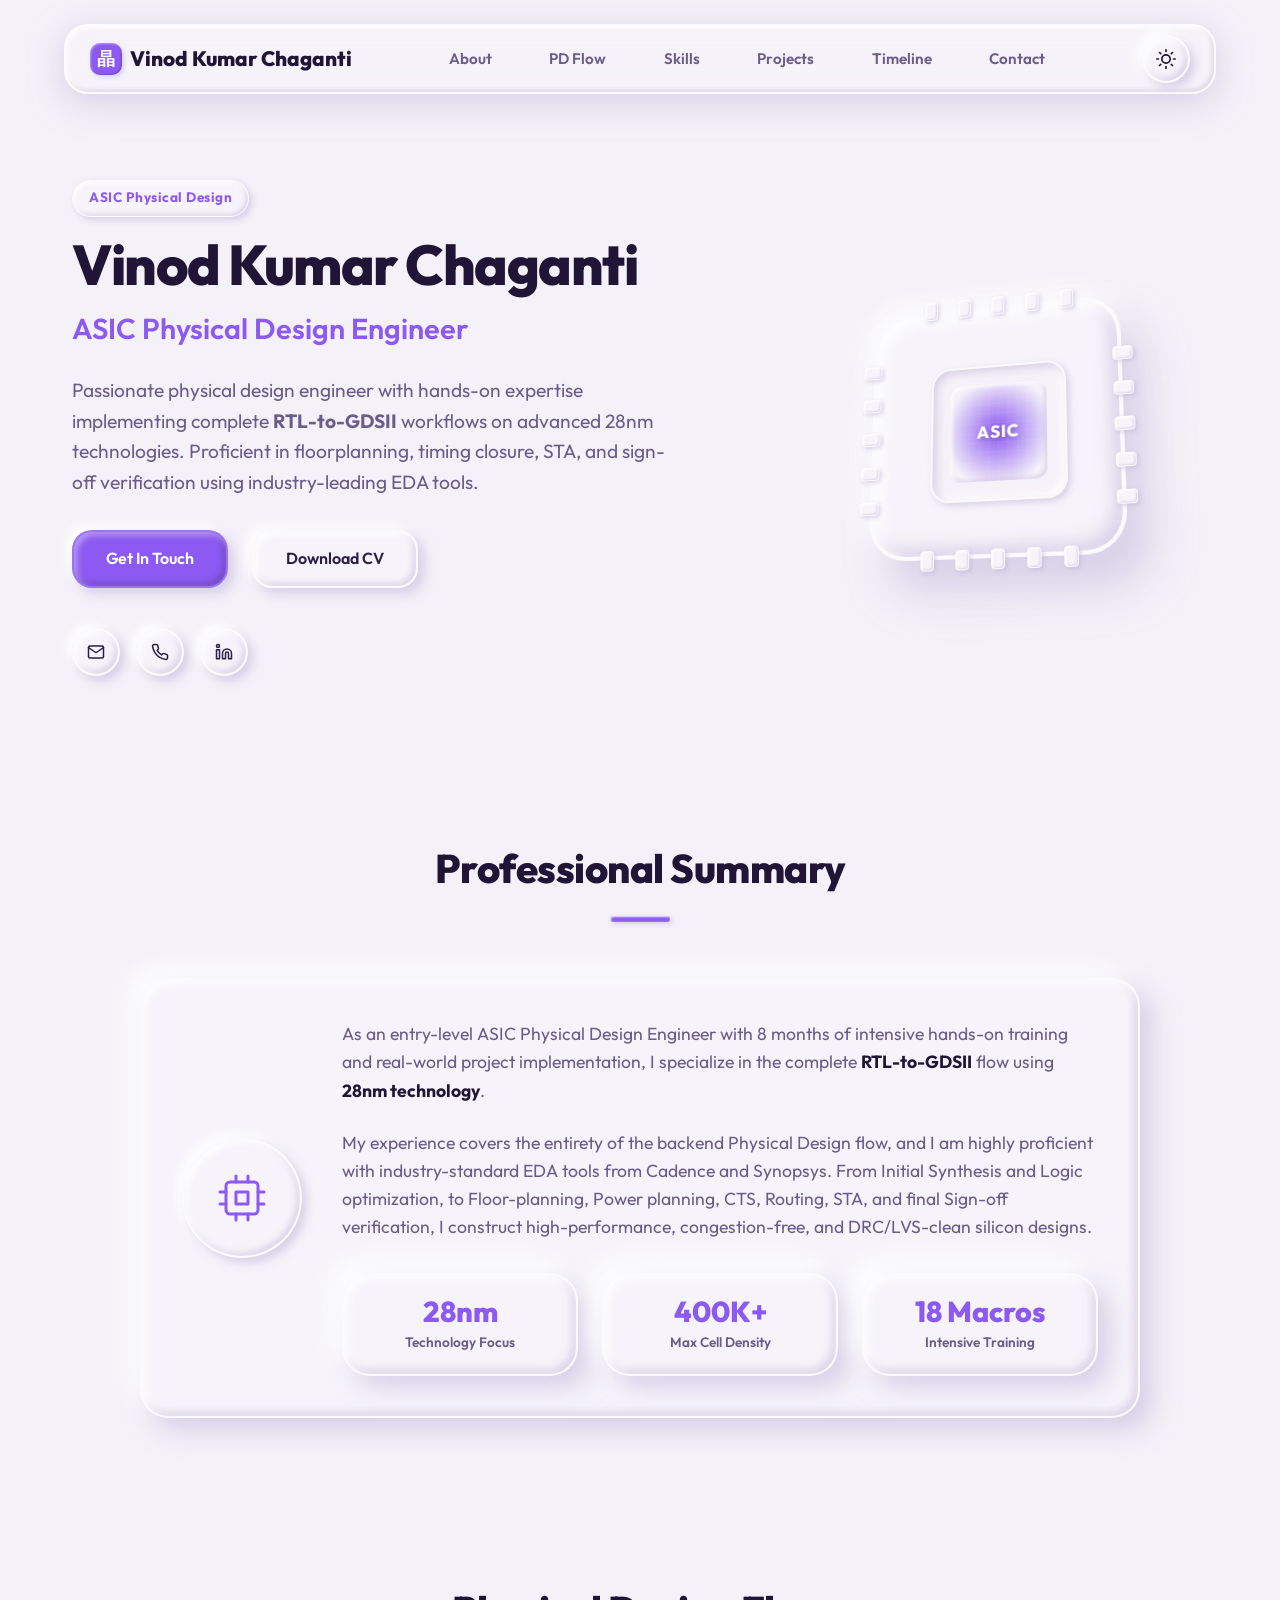
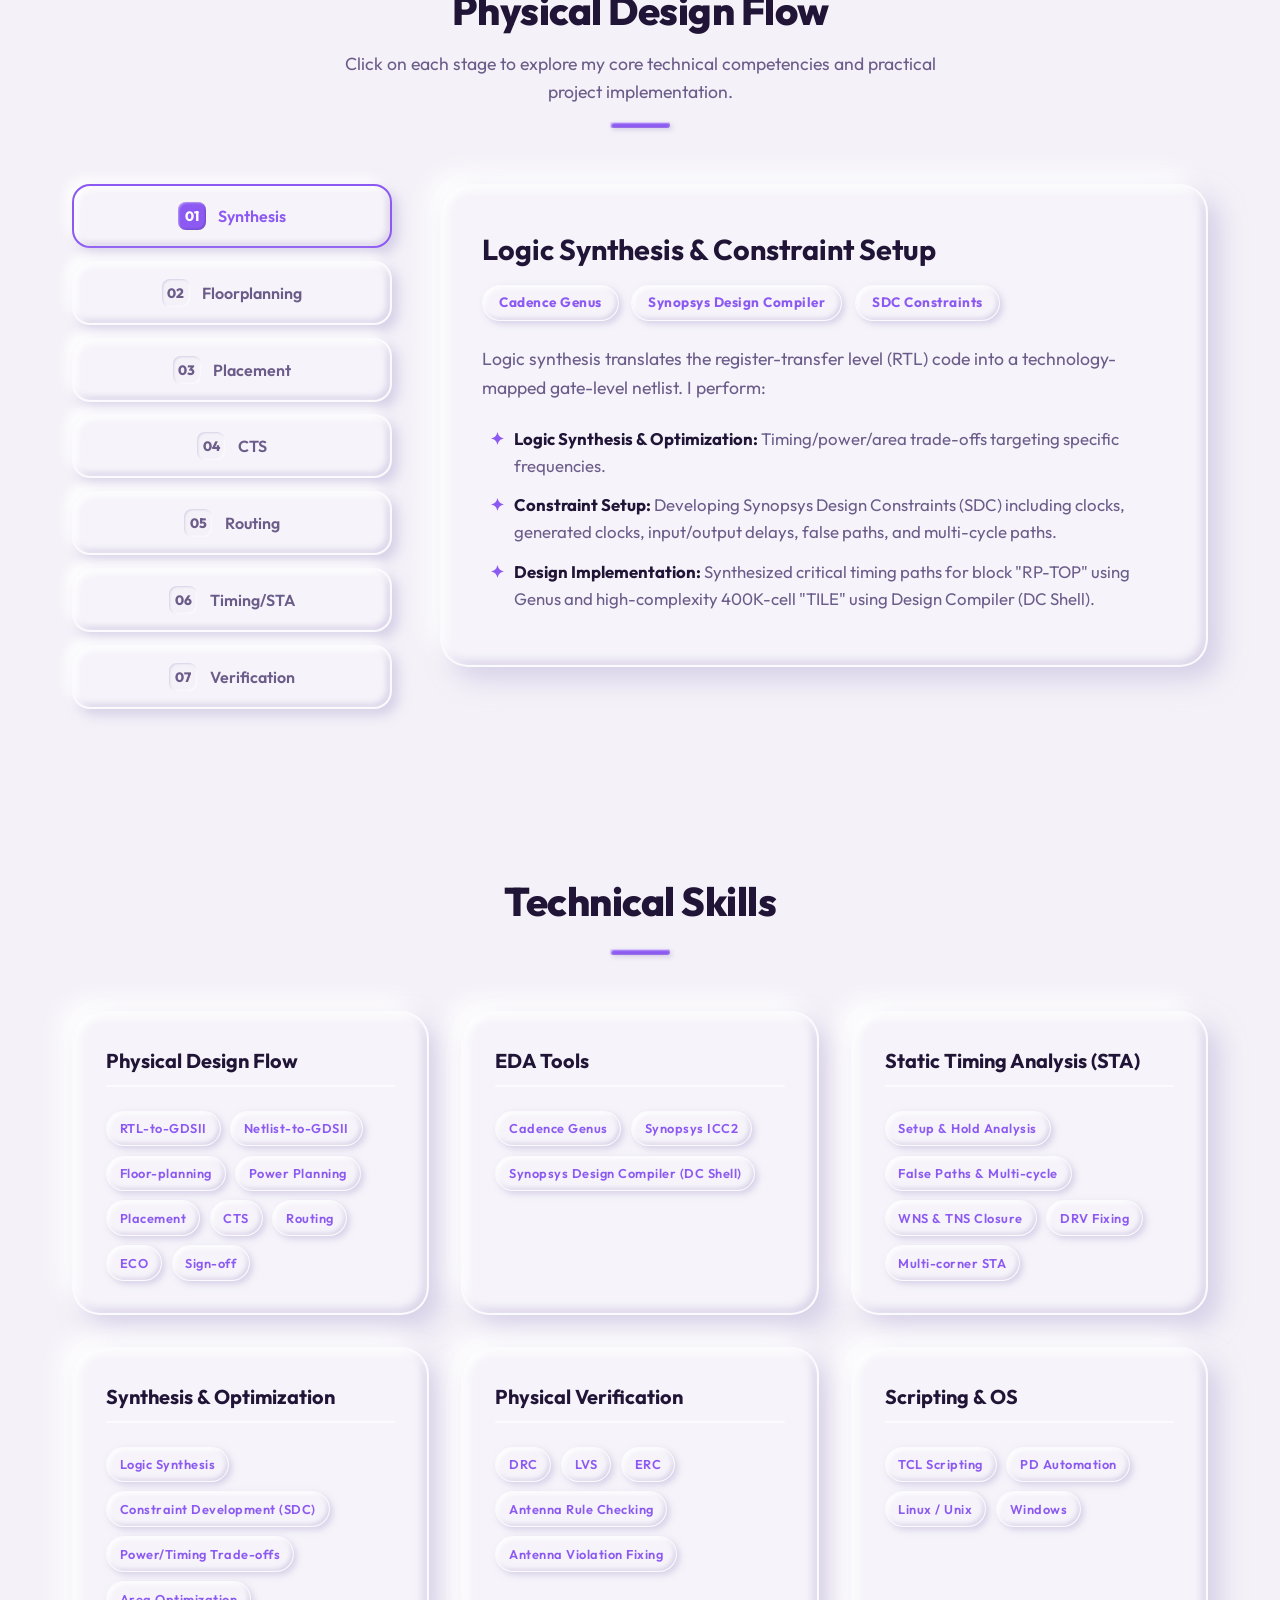
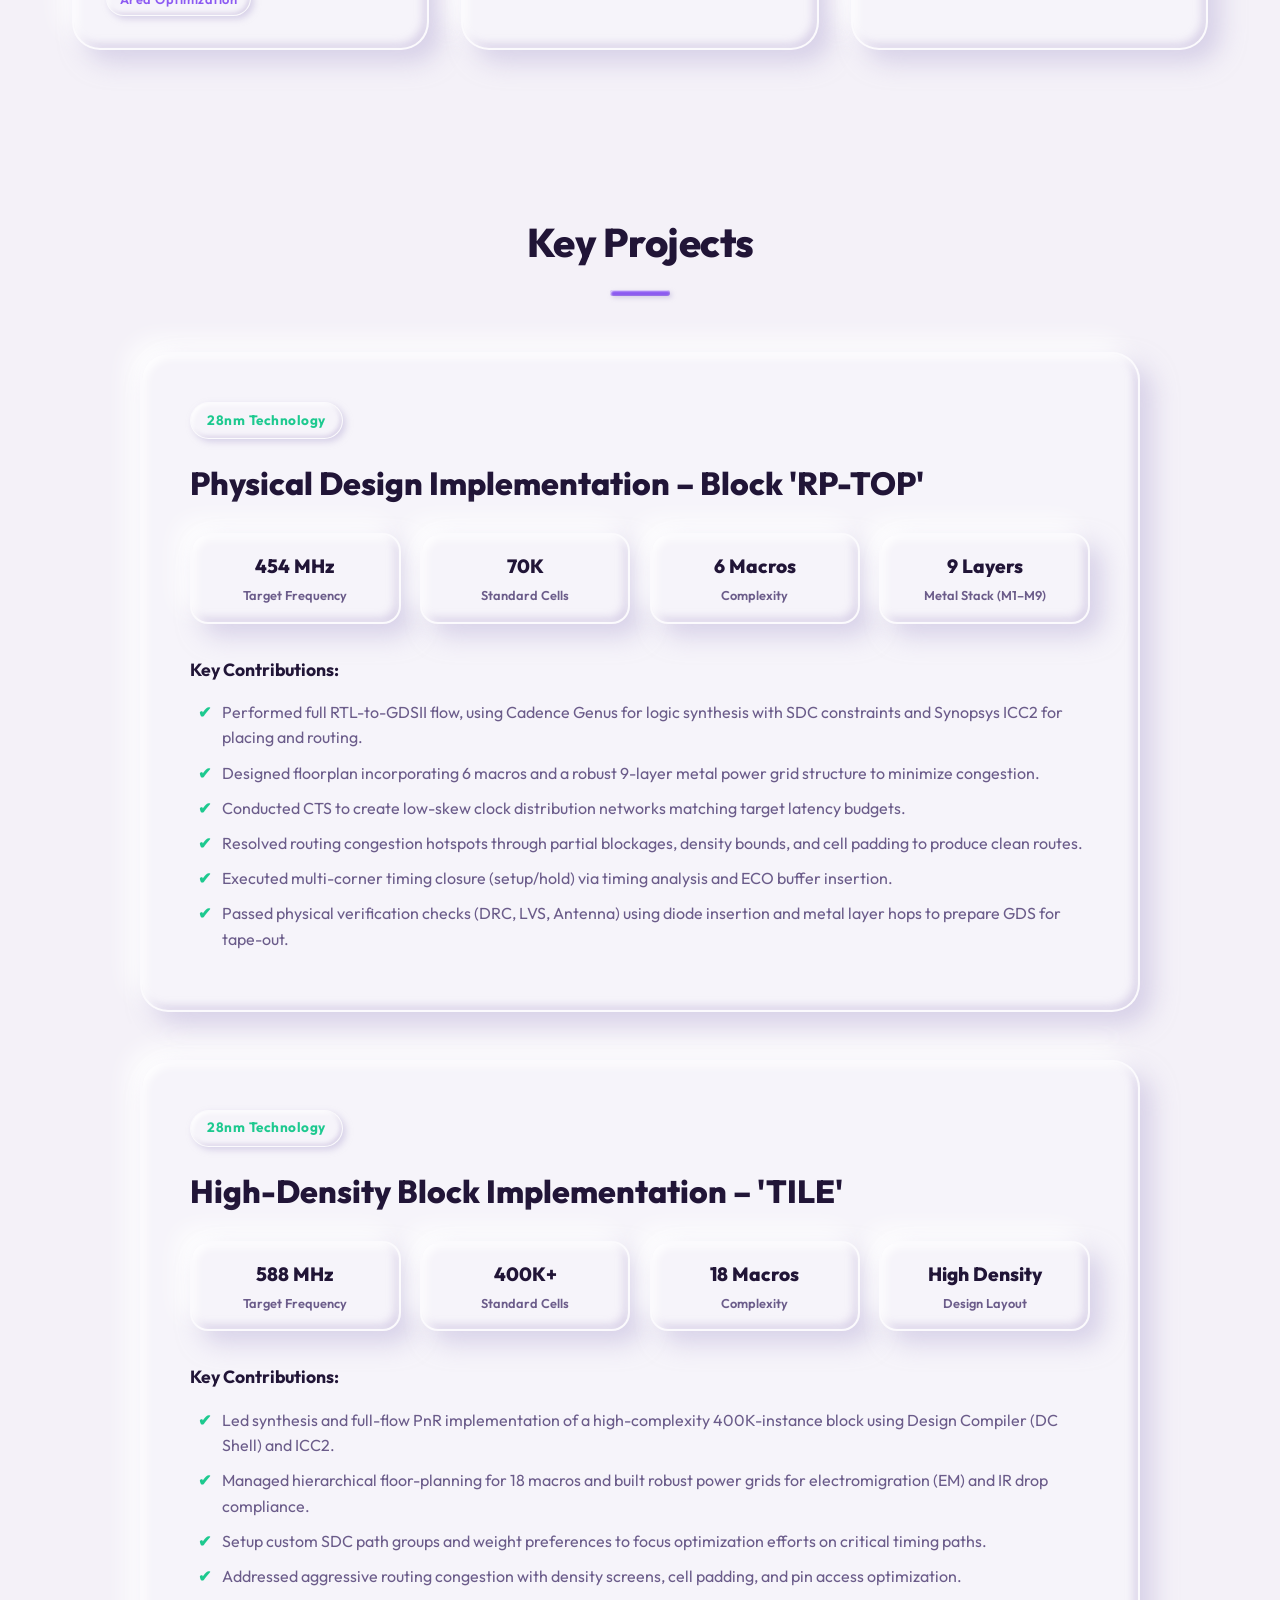
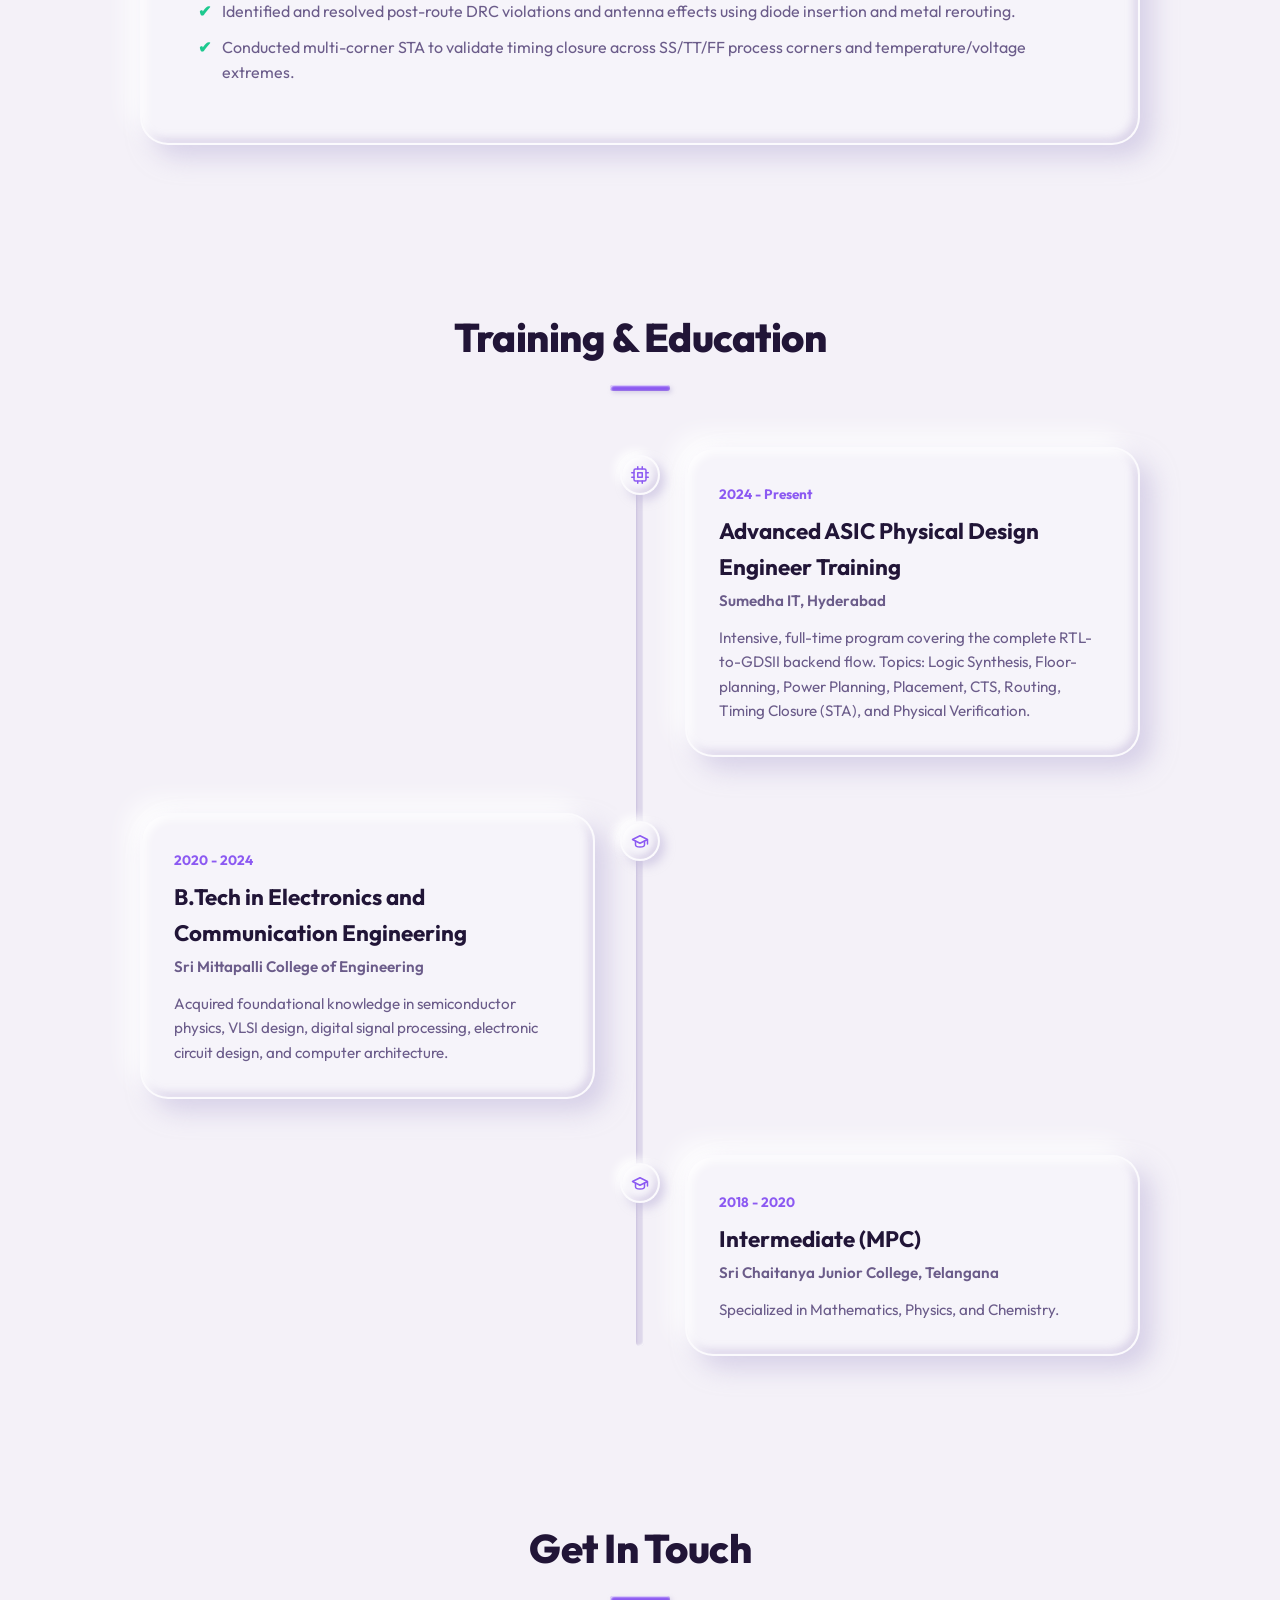
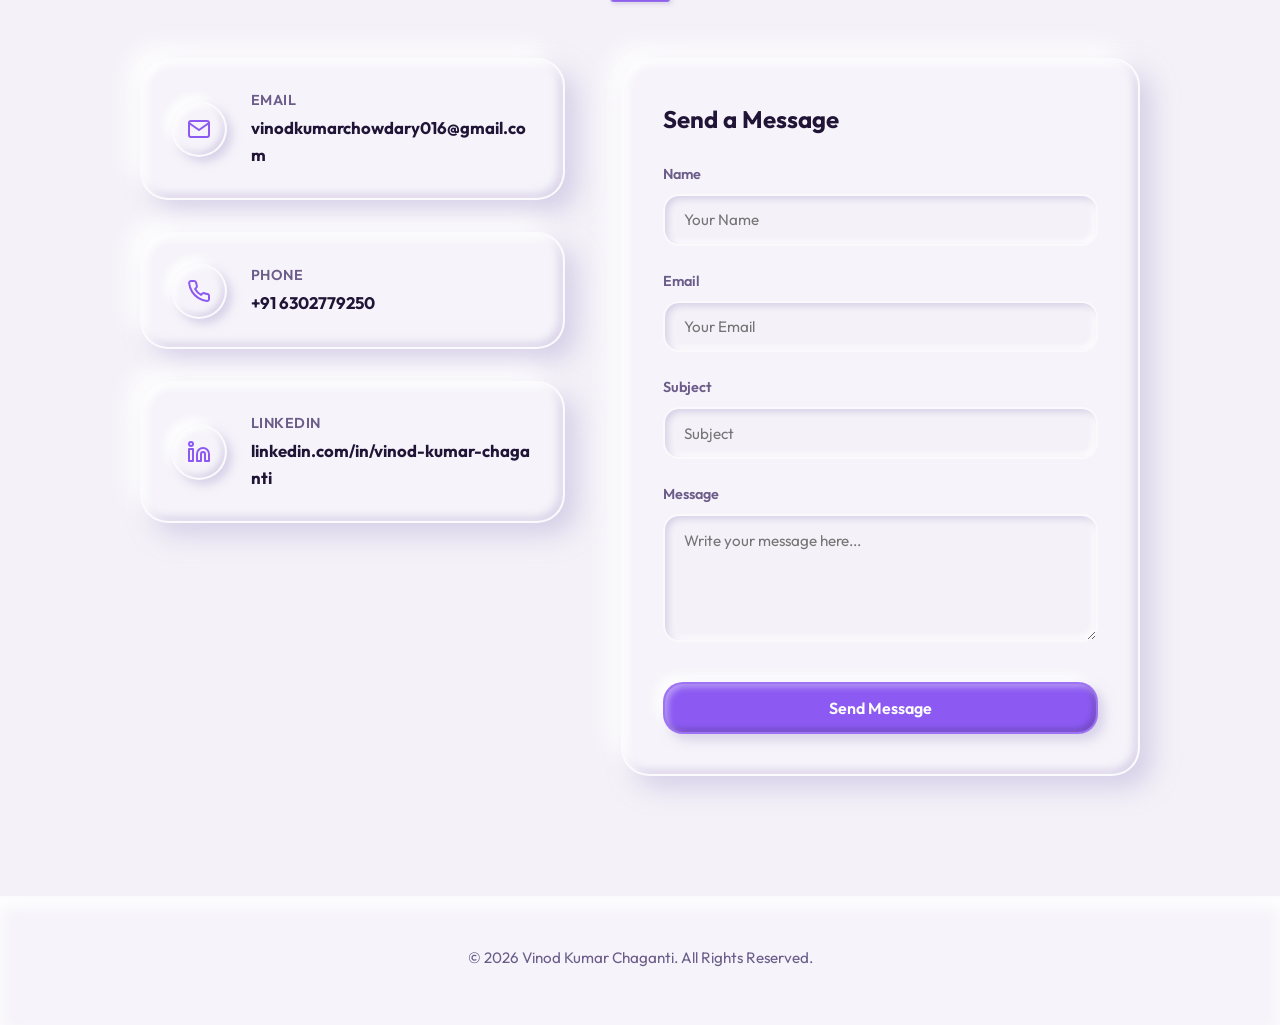
<file: index.html>
<!DOCTYPE html>
<html lang="en">

<head>
  <meta charset="UTF-8">
  <meta name="viewport" content="width=device-width, initial-scale=1.0">
  <title>Vinod Kumar Chaganti | ASIC Physical Design Engineer Portfolio</title>
  <meta name="description"
    content="Portfolio of Vinod Kumar Chaganti, ASIC Physical Design Engineer specializing in RTL-to-GDSII flow, synthesis, floor-planning, CTS, STA, and sign-off.">
  <link rel="preconnect" href="https://fonts.googleapis.com">
  <link rel="preconnect" href="https://fonts.gstatic.com" crossorigin>
  <link href="https://fonts.googleapis.com/css2?family=Outfit:wght@300;400;500;600;700;800&display=swap"
    rel="stylesheet">
  <link rel="stylesheet" href="style.css">
  <script src="script.js" defer></script>
</head>

<body class="light-mode">
  <!-- Nav Bar -->
  <nav class="nav-bar clay-nav">
    <div class="nav-container">
      <div class="logo">
        <span class="logo-icon">晶</span>
        <span class="logo-text">Vinod Kumar Chaganti</span>
      </div>
      <ul class="nav-links">
        <li><a href="#about">About</a></li>
        <li><a href="#flow">PD Flow</a></li>
        <li><a href="#skills">Skills</a></li>
        <li><a href="#projects">Projects</a></li>
        <li><a href="#education">Timeline</a></li>
        <li><a href="#contact">Contact</a></li>
      </ul>
      <div class="nav-controls">
        <button id="theme-toggle" class="theme-toggle-btn clay-btn-round" aria-label="Toggle Theme">
          <svg class="sun-icon" xmlns="http://www.w3.org/2000/svg" viewBox="0 0 24 24" fill="none" stroke="currentColor"
            stroke-width="2" stroke-linecap="round" stroke-linejoin="round">
            <circle cx="12" cy="12" r="5"></circle>
            <line x1="12" y1="1" x2="12" y2="3"></line>
            <line x1="12" y1="21" x2="12" y2="23"></line>
            <line x1="4.22" y1="4.22" x2="5.64" y2="5.64"></line>
            <line x1="18.36" y1="18.36" x2="19.78" y2="19.78"></line>
            <line x1="1" y1="12" x2="3" y2="12"></line>
            <line x1="21" y1="12" x2="23" y2="12"></line>
            <line x1="4.22" y1="19.78" x2="5.64" y2="18.36"></line>
            <line x1="18.36" y1="5.64" x2="19.78" y2="4.22"></line>
          </svg>
          <svg class="moon-icon hidden" xmlns="http://www.w3.org/2000/svg" viewBox="0 0 24 24" fill="none"
            stroke="currentColor" stroke-width="2" stroke-linecap="round" stroke-linejoin="round">
            <path d="M21 12.79A9 9 0 1 1 11.21 3 7 7 0 0 0 21 12.79z"></path>
          </svg>
        </button>
        <button id="mobile-menu-toggle" class="mobile-menu-btn clay-btn-round" aria-label="Toggle Navigation Menu"
          aria-expanded="false">
          <svg class="hamburger-icon" xmlns="http://www.w3.org/2000/svg" width="20" height="20" viewBox="0 0 24 24"
            fill="none" stroke="currentColor" stroke-width="2" stroke-linecap="round" stroke-linejoin="round">
            <line x1="3" y1="12" x2="21" y2="12"></line>
            <line x1="3" y1="6" x2="21" y2="6"></line>
            <line x1="3" y1="18" x2="21" y2="18"></line>
          </svg>
          <svg class="close-icon hidden" xmlns="http://www.w3.org/2000/svg" width="20" height="20" viewBox="0 0 24 24"
            fill="none" stroke="currentColor" stroke-width="2" stroke-linecap="round" stroke-linejoin="round">
            <line x1="18" y1="6" x2="6" y2="18"></line>
            <line x1="6" y1="6" x2="18" y2="18"></line>
          </svg>
        </button>
      </div>
    </div>
    <!-- Mobile Navigation Drawer -->
    <div id="mobile-nav" class="mobile-nav clay-card hidden">
      <ul class="mobile-nav-links">
        <li><a href="#about">About</a></li>
        <li><a href="#flow">PD Flow</a></li>
        <li><a href="#skills">Skills</a></li>
        <li><a href="#projects">Projects</a></li>
        <li><a href="#education">Timeline</a></li>
        <li><a href="#contact">Contact</a></li>
      </ul>
    </div>
  </nav>

  <main class="main-content">
    <!-- Hero Section -->
    <section id="hero" class="hero-section">
      <div class="hero-container">
        <div class="hero-text-content">
          <div class="badge clay-badge">ASIC Physical Design</div>
          <h1>Vinod Kumar Chaganti</h1>
          <h2>ASIC Physical Design Engineer</h2>
          <p class="hero-description">
            Passionate physical design engineer with hands-on expertise implementing complete
            <strong>RTL-to-GDSII</strong> workflows on advanced 28nm technologies. Proficient in floorplanning, timing
            closure, STA, and sign-off verification using industry-leading EDA tools.
          </p>
          <div class="hero-actions">
            <a href="#contact" class="btn btn-primary clay-btn">Get In Touch</a>
            <a href="Vinod_ch_PD_resume.pdf" class="btn btn-secondary clay-btn" download>Download CV</a>
          </div>
          <div class="contact-quick-links">
            <a href="mailto:vinodkumarchowdary016@gmail.com" class="quick-link clay-btn-round" title="Email Me">
              <svg xmlns="http://www.w3.org/2000/svg" width="18" height="18" viewBox="0 0 24 24" fill="none"
                stroke="currentColor" stroke-width="2" stroke-linecap="round" stroke-linejoin="round">
                <path d="M4 4h16c1.1 0 2 .9 2 2v12c0 1.1-.9 2-2 2H4c-1.1 0-2-.9-2-2V6c0-1.1.9-2 2-2z"></path>
                <polyline points="22,6 12,13 2,6"></polyline>
              </svg>
            </a>
            <a href="tel:+916302779250" class="quick-link clay-btn-round" title="Call Me">
              <svg xmlns="http://www.w3.org/2000/svg" width="18" height="18" viewBox="0 0 24 24" fill="none"
                stroke="currentColor" stroke-width="2" stroke-linecap="round" stroke-linejoin="round">
                <path
                  d="M22 16.92v3a2 2 0 0 1-2.18 2 19.79 19.79 0 0 1-8.63-3.07 19.5 19.5 0 0 1-6-6 19.79 19.79 0 0 1-3.07-8.67A2 2 0 0 1 4.11 2h3a2 2 0 0 1 2 1.72 12.84 12.84 0 0 0 .7 2.81 2 2 0 0 1-.45 2.11L8.09 9.91a16 16 0 0 0 6 6l1.27-1.27a2 2 0 0 1 2.11-.45 12.84 12.84 0 0 0 2.81.7A2 2 0 0 1 22 16.92z">
                </path>
              </svg>
            </a>
            <a href="https://linkedin.com/in/vinod-kumar-chaganti/" target="_blank" rel="noopener noreferrer"
              class="quick-link clay-btn-round" title="LinkedIn Profile">
              <svg xmlns="http://www.w3.org/2000/svg" width="18" height="18" viewBox="0 0 24 24" fill="none"
                stroke="currentColor" stroke-width="2" stroke-linecap="round" stroke-linejoin="round">
                <path d="M16 8a6 6 0 0 1 6 6v7h-4v-7a2 2 0 0 0-2-2 2 2 0 0 0-2 2v7h-4v-7a6 6 0 0 1 6-6z"></path>
                <rect x="2" y="9" width="4" height="12"></rect>
                <circle cx="4" cy="4" r="2"></circle>
              </svg>
            </a>
          </div>
        </div>

        <div class="hero-visual">
          <!-- Claymorphic 3D Chip Display -->
          <div class="clay-chip-container">
            <div class="clay-chip">
              <div class="chip-pins top-pins"><span></span><span></span><span></span><span></span><span></span></div>
              <div class="chip-pins bottom-pins"><span></span><span></span><span></span><span></span><span></span></div>
              <div class="chip-pins left-pins"><span></span><span></span><span></span><span></span><span></span></div>
              <div class="chip-pins right-pins"><span></span><span></span><span></span><span></span><span></span></div>
              <div class="chip-core">
                <div class="chip-die">
                  <span class="die-label">ASIC</span>
                  <div class="die-pattern"></div>
                </div>
              </div>
            </div>
          </div>
        </div>
      </div>
    </section>

    <!-- Professional Summary / About Section -->
    <section id="about" class="about-section scroll-offset">
      <div class="container">
        <div class="section-header">
          <h2>Professional Summary</h2>
          <div class="underline"></div>
        </div>
        <div class="clay-card about-card">
          <div class="about-grid">
            <div class="about-icon-box clay-btn-round">
              <svg xmlns="http://www.w3.org/2000/svg" width="48" height="48" viewBox="0 0 24 24" fill="none"
                stroke="currentColor" stroke-width="1.5" stroke-linecap="round" stroke-linejoin="round">
                <rect x="4" y="4" width="16" height="16" rx="2" ry="2"></rect>
                <rect x="9" y="9" width="6" height="6"></rect>
                <line x1="9" y1="1" x2="9" y2="4"></line>
                <line x1="15" y1="1" x2="15" y2="4"></line>
                <line x1="9" y1="20" x2="9" y2="23"></line>
                <line x1="15" y1="20" x2="15" y2="23"></line>
                <line x1="20" y1="9" x2="23" y2="9"></line>
                <line x1="20" y1="15" x2="23" y2="15"></line>
                <line x1="1" y1="9" x2="4" y2="9"></line>
                <line x1="1" y1="15" x2="4" y2="15"></line>
              </svg>
            </div>
            <div class="about-text">
              <p>
                As an entry-level ASIC Physical Design Engineer with 8 months of intensive hands-on training and
                real-world project implementation, I specialize in the complete <strong>RTL-to-GDSII</strong> flow using
                <strong>28nm technology</strong>.
              </p>
              <p>
                My experience covers the entirety of the backend Physical Design flow, and I am highly proficient with
                industry-standard EDA tools from Cadence and Synopsys. From Initial Synthesis and Logic optimization, to
                Floor-planning, Power planning, CTS, Routing, STA, and final Sign-off verification, I construct
                high-performance, congestion-free, and DRC/LVS-clean silicon designs.
              </p>
              <div class="highlight-stats">
                <div class="stat-item clay-card">
                  <span class="stat-number">28nm</span>
                  <span class="stat-label">Technology Focus</span>
                </div>
                <div class="stat-item clay-card">
                  <span class="stat-number">400K+</span>
                  <span class="stat-label">Max Cell Density</span>
                </div>
                <div class="stat-item clay-card">
                  <span class="stat-number">18 Macros</span>
                  <span class="stat-label">Intensive Training</span>
                </div>
              </div>
            </div>
          </div>
        </div>
      </div>
    </section>

    <!-- Interactive RTL-to-GDSII Flow Visualizer -->
    <section id="flow" class="flow-section scroll-offset">
      <div class="container">
        <div class="section-header">
          <h2>Physical Design Flow</h2>
          <p class="section-subtitle">Click on each stage to explore my core technical competencies and practical
            project implementation.</p>
          <div class="underline"></div>
        </div>

        <div class="flow-layout">
          <!-- Flow Navigation Timeline (Vertical/Horizontal Clay Pills) -->
          <div class="flow-timeline-container">
            <div class="flow-timeline">
              <button class="flow-step-btn clay-btn active" data-stage="synthesis">
                <span class="step-num">01</span> Synthesis
              </button>
              <button class="flow-step-btn clay-btn" data-stage="floorplan">
                <span class="step-num">02</span> Floorplanning
              </button>
              <button class="flow-step-btn clay-btn" data-stage="placement">
                <span class="step-num">03</span> Placement
              </button>
              <button class="flow-step-btn clay-btn" data-stage="cts">
                <span class="step-num">04</span> CTS
              </button>
              <button class="flow-step-btn clay-btn" data-stage="routing">
                <span class="step-num">05</span> Routing
              </button>
              <button class="flow-step-btn clay-btn" data-stage="sta">
                <span class="step-num">06</span> Timing/STA
              </button>
              <button class="flow-step-btn clay-btn" data-stage="verification">
                <span class="step-num">07</span> Verification
              </button>
            </div>
          </div>

          <!-- Stage Details Display Panel -->
          <div class="flow-details-panel clay-card">
            <div id="flow-content-synthesis" class="flow-stage-content active">
              <h3>Logic Synthesis & Constraint Setup</h3>
              <div class="tag-row">
                <span class="badge clay-badge">Cadence Genus</span>
                <span class="badge clay-badge">Synopsys Design Compiler</span>
                <span class="badge clay-badge">SDC Constraints</span>
              </div>
              <p>
                Logic synthesis translates the register-transfer level (RTL) code into a technology-mapped gate-level
                netlist. I perform:
              </p>
              <ul>
                <li><strong>Logic Synthesis & Optimization:</strong> Timing/power/area trade-offs targeting specific
                  frequencies.</li>
                <li><strong>Constraint Setup:</strong> Developing Synopsys Design Constraints (SDC) including clocks,
                  generated clocks, input/output delays, false paths, and multi-cycle paths.</li>
                <li><strong>Design Implementation:</strong> Synthesized critical timing paths for block "RP-TOP" using
                  Genus and high-complexity 400K-cell "TILE" using Design Compiler (DC Shell).</li>
              </ul>
            </div>

            <div id="flow-content-floorplan" class="flow-stage-content">
              <h3>Floorplanning & Power Planning</h3>
              <div class="tag-row">
                <span class="badge clay-badge">Macro Placement</span>
                <span class="badge clay-badge">Power Grid Design</span>
                <span class="badge clay-badge">IR Drop Compliance</span>
              </div>
              <p>
                Creating a robust physical layout floorplan to optimize block area and guarantee reliable power
                distribution. Experience includes:
              </p>
              <ul>
                <li><strong>Macro Placement:</strong> Placed 6 macros in 'RP-TOP' and 18 macros in 'TILE' hierarchical
                  floorplans to minimize routing congestion and reduce critical wire lengths.</li>
                <li><strong>Power Grid Design (PG):</strong> Built multi-layer PG mesh configurations for power and
                  ground routing across 9 metal layers (M1-M9).</li>
                <li><strong>IR Drop Optimization:</strong> Designed grids to satisfy electromigration (EM) and IR drop
                  limits, ensuring stable supply voltages across all standard cells and macro domains.</li>
              </ul>
            </div>

            <div id="flow-content-placement" class="flow-stage-content">
              <h3>Cell Placement & Congestion Mitigation</h3>
              <div class="tag-row">
                <span class="badge clay-badge">Standard Cell Placement</span>
                <span class="badge clay-badge">Congestion Screens</span>
                <span class="badge clay-badge">Weight Preferences</span>
              </div>
              <p>
                Positioning standard cells while managing design density and preventing routing congestion. Key
                practices:
              </p>
              <ul>
                <li><strong>Density Optimization:</strong> Used partial blockages, density bounds, and cell padding to
                  distribute cells away from high-density hotspots.</li>
                <li><strong>Path Optimization:</strong> Implemented custom SDC path groups and cell weight preferences
                  to prioritize setup timing closure during the placement stage.</li>
                <li><strong>Congestion Management:</strong> Successfully resolved aggressive routing congestion in a
                  400K+ cell block using strategic density screens.</li>
              </ul>
            </div>

            <div id="flow-content-cts" class="flow-stage-content">
              <h3>Clock Tree Synthesis (CTS)</h3>
              <div class="tag-row">
                <span class="badge clay-badge">Clock Skew Control</span>
                <span class="badge clay-badge">Clock Latency</span>
                <span class="badge clay-badge">Synopsys ICC2</span>
              </div>
              <p>
                Building a low-skew clock distribution network to supply clock signals to all registers. Tasks include:
              </p>
              <ul>
                <li><strong>Balanced Clock Trees:</strong> Synthesized clock networks in Synopsys ICC2, using custom
                  buffer/inverter sets to meet latency budgets.</li>
                <li><strong>Skew & Latency Control:</strong> Satisfied skew target constraints across multiple clock
                  domains in "RP-TOP" design.</li>
                <li><strong>Crosstalk & Noise Control:</strong> Applied shielding rules and non-default routing (NDR)
                  rules to critical clock tree trunks.</li>
              </ul>
            </div>

            <div id="flow-content-routing" class="flow-stage-content">
              <h3>Global & Detail Routing</h3>
              <div class="tag-row">
                <span class="badge clay-badge">9-Layer Stack</span>
                <span class="badge clay-badge">Pin Access</span>
                <span class="badge clay-badge">DRC-Clean Closure</span>
              </div>
              <p>
                Connecting physical signal terminals using the technology metal stack while satisfying design rules.
                Focus areas:
              </p>
              <ul>
                <li><strong>Layer Utilization:</strong> Routed signals utilizing 9 metal layers (M1-M9) in 'RP-TOP'.
                </li>
                <li><strong>Pin Access & DRC Fixes:</strong> Optimized standard cell pin access and solved post-route
                  DRC violations using metal rerouting.</li>
                <li><strong>Congestion Resolution:</strong> Prevented routing shorts and hot-spots in high-density
                  blocks.</li>
              </ul>
            </div>

            <div id="flow-content-sta" class="flow-stage-content">
              <h3>Static Timing Analysis & ECO</h3>
              <div class="tag-row">
                <span class="badge clay-badge">STA (Setup/Hold)</span>
                <span class="badge clay-badge">ECO Fixes</span>
                <span class="badge clay-badge">WNS / TNS Closure</span>
              </div>
              <p>
                Verifying timing performance across process corners and temperatures. Core capabilities:
              </p>
              <ul>
                <li><strong>Multi-Corner STA:</strong> Validated setup and hold timing closure across process corners
                  (SS, TT, FF) and voltage/temperature extremes.</li>
                <li><strong>ECO Implementation:</strong> Applied Engineering Change Orders (ECOs) by inserting delay
                  buffers for hold and sizing gates/swapping VT cells for setup optimization.</li>
                <li><strong>WNS/TNS Closure:</strong> Effectively optimized Worst Negative Slack (WNS) and Total
                  Negative Slack (TNS) to zero violations.</li>
              </ul>
            </div>

            <div id="flow-content-verification" class="flow-stage-content">
              <h3>Physical Verification & Sign-off</h3>
              <div class="tag-row">
                <span class="badge clay-badge">DRC / LVS / ERC</span>
                <span class="badge clay-badge">Antenna Fixes</span>
                <span class="badge clay-badge">GDS Tape-out</span>
              </div>
              <p>
                Final sign-off check to confirm the layout matches the netlist schematic and meets foundry fabrication
                rules:
              </p>
              <ul>
                <li><strong>Design Rule Checking (DRC):</strong> Fixed spacing, width, and density rules for final GDS
                  tape-out readiness.</li>
                <li><strong>Layout Vs Schematic (LVS):</strong> Checked connectivity, transistor matching, and
                  shorts/opens to achieve clean LVS status.</li>
                <li><strong>Antenna Effect Fixes:</strong> Solved antenna ratio violations by inserting protection
                  diodes and performing metal layer hops/rerouting.</li>
              </ul>
            </div>
          </div>
        </div>
      </div>
    </section>

    <!-- Technical Skills Grid -->
    <section id="skills" class="skills-section scroll-offset">
      <div class="container">
        <div class="section-header">
          <h2>Technical Skills</h2>
          <div class="underline"></div>
        </div>

        <div class="skills-grid">
          <!-- Skill Group 1 -->
          <div class="clay-card skill-card">
            <h3>Physical Design Flow</h3>
            <div class="skills-list">
              <span class="skill-pill clay-badge">RTL-to-GDSII</span>
              <span class="skill-pill clay-badge">Netlist-to-GDSII</span>
              <span class="skill-pill clay-badge">Floor-planning</span>
              <span class="skill-pill clay-badge">Power Planning</span>
              <span class="skill-pill clay-badge">Placement</span>
              <span class="skill-pill clay-badge">CTS</span>
              <span class="skill-pill clay-badge">Routing</span>
              <span class="skill-pill clay-badge">ECO</span>
              <span class="skill-pill clay-badge">Sign-off</span>
            </div>
          </div>

          <!-- Skill Group 2 -->
          <div class="clay-card skill-card">
            <h3>EDA Tools</h3>
            <div class="skills-list">
              <span class="skill-pill clay-badge">Cadence Genus</span>
              <span class="skill-pill clay-badge">Synopsys ICC2</span>
              <span class="skill-pill clay-badge">Synopsys Design Compiler (DC Shell)</span>
            </div>
          </div>

          <!-- Skill Group 3 -->
          <div class="clay-card skill-card">
            <h3>Static Timing Analysis (STA)</h3>
            <div class="skills-list">
              <span class="skill-pill clay-badge">Setup & Hold Analysis</span>
              <span class="skill-pill clay-badge">False Paths & Multi-cycle</span>
              <span class="skill-pill clay-badge">WNS & TNS Closure</span>
              <span class="skill-pill clay-badge">DRV Fixing</span>
              <span class="skill-pill clay-badge">Multi-corner STA</span>
            </div>
          </div>

          <!-- Skill Group 4 -->
          <div class="clay-card skill-card">
            <h3>Synthesis & Optimization</h3>
            <div class="skills-list">
              <span class="skill-pill clay-badge">Logic Synthesis</span>
              <span class="skill-pill clay-badge">Constraint Development (SDC)</span>
              <span class="skill-pill clay-badge">Power/Timing Trade-offs</span>
              <span class="skill-pill clay-badge">Area Optimization</span>
            </div>
          </div>

          <!-- Skill Group 5 -->
          <div class="clay-card skill-card">
            <h3>Physical Verification</h3>
            <div class="skills-list">
              <span class="skill-pill clay-badge">DRC</span>
              <span class="skill-pill clay-badge">LVS</span>
              <span class="skill-pill clay-badge">ERC</span>
              <span class="skill-pill clay-badge">Antenna Rule Checking</span>
              <span class="skill-pill clay-badge">Antenna Violation Fixing</span>
            </div>
          </div>

          <!-- Skill Group 6 -->
          <div class="clay-card skill-card">
            <h3>Scripting & OS</h3>
            <div class="skills-list">
              <span class="skill-pill clay-badge">TCL Scripting</span>
              <span class="skill-pill clay-badge">PD Automation</span>
              <span class="skill-pill clay-badge">Linux / Unix</span>
              <span class="skill-pill clay-badge">Windows</span>
            </div>
          </div>
        </div>
      </div>
    </section>

    <!-- Key Projects Section -->
    <section id="projects" class="projects-section scroll-offset">
      <div class="container">
        <div class="section-header">
          <h2>Key Projects</h2>
          <div class="underline"></div>
        </div>

        <div class="projects-grid">
          <!-- Project 1 -->
          <div class="clay-card project-card">
            <div class="project-header">
              <span class="tech-stack-badge clay-badge">28nm Technology</span>
              <h3>Physical Design Implementation – Block 'RP-TOP'</h3>
            </div>

            <div class="project-meta-grid">
              <div class="meta-item clay-card">
                <span class="meta-val">454 MHz</span>
                <span class="meta-lbl">Target Frequency</span>
              </div>
              <div class="meta-item clay-card">
                <span class="meta-val">70K</span>
                <span class="meta-lbl">Standard Cells</span>
              </div>
              <div class="meta-item clay-card">
                <span class="meta-val">6 Macros</span>
                <span class="meta-lbl">Complexity</span>
              </div>
              <div class="meta-item clay-card">
                <span class="meta-val">9 Layers</span>
                <span class="meta-lbl">Metal Stack (M1–M9)</span>
              </div>
            </div>

            <div class="project-details">
              <h4>Key Contributions:</h4>
              <ul>
                <li>Performed full RTL-to-GDSII flow, using Cadence Genus for logic synthesis with SDC constraints and
                  Synopsys ICC2 for placing and routing.</li>
                <li>Designed floorplan incorporating 6 macros and a robust 9-layer metal power grid structure to
                  minimize congestion.</li>
                <li>Conducted CTS to create low-skew clock distribution networks matching target latency budgets.</li>
                <li>Resolved routing congestion hotspots through partial blockages, density bounds, and cell padding to
                  produce clean routes.</li>
                <li>Executed multi-corner timing closure (setup/hold) via timing analysis and ECO buffer insertion.</li>
                <li>Passed physical verification checks (DRC, LVS, Antenna) using diode insertion and metal layer hops
                  to prepare GDS for tape-out.</li>
              </ul>
            </div>
          </div>

          <!-- Project 2 -->
          <div class="clay-card project-card">
            <div class="project-header">
              <span class="tech-stack-badge clay-badge">28nm Technology</span>
              <h3>High-Density Block Implementation – 'TILE'</h3>
            </div>

            <div class="project-meta-grid">
              <div class="meta-item clay-card">
                <span class="meta-val">588 MHz</span>
                <span class="meta-lbl">Target Frequency</span>
              </div>
              <div class="meta-item clay-card">
                <span class="meta-val">400K+</span>
                <span class="meta-lbl">Standard Cells</span>
              </div>
              <div class="meta-item clay-card">
                <span class="meta-val">18 Macros</span>
                <span class="meta-lbl">Complexity</span>
              </div>
              <div class="meta-item clay-card">
                <span class="meta-val">High Density</span>
                <span class="meta-lbl">Design Layout</span>
              </div>
            </div>

            <div class="project-details">
              <h4>Key Contributions:</h4>
              <ul>
                <li>Led synthesis and full-flow PnR implementation of a high-complexity 400K-instance block using Design
                  Compiler (DC Shell) and ICC2.</li>
                <li>Managed hierarchical floor-planning for 18 macros and built robust power grids for electromigration
                  (EM) and IR drop compliance.</li>
                <li>Setup custom SDC path groups and weight preferences to focus optimization efforts on critical timing
                  paths.</li>
                <li>Addressed aggressive routing congestion with density screens, cell padding, and pin access
                  optimization.</li>
                <li>Identified and resolved post-route DRC violations and antenna effects using diode insertion and
                  metal rerouting.</li>
                <li>Conducted multi-corner STA to validate timing closure across SS/TT/FF process corners and
                  temperature/voltage extremes.</li>
              </ul>
            </div>
          </div>
        </div>
      </div>
    </section>

    <!-- Professional Training & Education Section -->
    <section id="education" class="education-section scroll-offset">
      <div class="container">
        <div class="section-header">
          <h2>Training & Education</h2>
          <div class="underline"></div>
        </div>

        <div class="timeline-container">
          <!-- Timeline Item 1 -->
          <div class="timeline-item">
            <div class="timeline-marker clay-btn-round">
              <svg xmlns="http://www.w3.org/2000/svg" width="20" height="20" viewBox="0 0 24 24" fill="none"
                stroke="currentColor" stroke-width="2" stroke-linecap="round" stroke-linejoin="round">
                <rect x="4" y="4" width="16" height="16" rx="2" ry="2"></rect>
                <rect x="9" y="9" width="6" height="6"></rect>
                <line x1="9" y1="1" x2="9" y2="4"></line>
                <line x1="15" y1="1" x2="15" y2="4"></line>
                <line x1="9" y1="20" x2="9" y2="23"></line>
                <line x1="15" y1="20" x2="15" y2="23"></line>
                <line x1="20" y1="9" x2="23" y2="9"></line>
                <line x1="20" y1="15" x2="23" y2="15"></line>
                <line x1="1" y1="9" x2="4" y2="9"></line>
                <line x1="1" y1="15" x2="4" y2="15"></line>
              </svg>
            </div>
            <div class="timeline-content clay-card">
              <span class="timeline-date">2024 - Present</span>
              <h3>Advanced ASIC Physical Design Engineer Training</h3>
              <p class="timeline-institution">Sumedha IT, Hyderabad</p>
              <p>
                Intensive, full-time program covering the complete RTL-to-GDSII backend flow. Topics: Logic Synthesis,
                Floor-planning, Power Planning, Placement, CTS, Routing, Timing Closure (STA), and Physical
                Verification.
              </p>
            </div>
          </div>

          <!-- Timeline Item 2 -->
          <div class="timeline-item">
            <div class="timeline-marker clay-btn-round">
              <svg xmlns="http://www.w3.org/2000/svg" width="20" height="20" viewBox="0 0 24 24" fill="none"
                stroke="currentColor" stroke-width="2" stroke-linecap="round" stroke-linejoin="round">
                <path d="M22 10v6M2 10l10-5 10 5-10 5z"></path>
                <path d="M6 12v5c0 2 2 3 6 3s6-1 6-3v-5"></path>
              </svg>
            </div>
            <div class="timeline-content clay-card">
              <span class="timeline-date">2020 - 2024</span>
              <h3>B.Tech in Electronics and Communication Engineering</h3>
              <p class="timeline-institution">Sri Mittapalli College of Engineering</p>
              <p class="timeline-gpa"><strong></strong></p>
              <p>
                Acquired foundational knowledge in semiconductor physics, VLSI design, digital signal processing,
                electronic circuit design, and computer architecture.
              </p>
            </div>
          </div>

          <!-- Timeline Item 3 -->
          <div class="timeline-item">
            <div class="timeline-marker clay-btn-round">
              <svg xmlns="http://www.w3.org/2000/svg" width="20" height="20" viewBox="0 0 24 24" fill="none"
                stroke="currentColor" stroke-width="2" stroke-linecap="round" stroke-linejoin="round">
                <path d="M22 10v6M2 10l10-5 10 5-10 5z"></path>
                <path d="M6 12v5c0 2 2 3 6 3s6-1 6-3v-5"></path>
              </svg>
            </div>
            <div class="timeline-content clay-card">
              <span class="timeline-date">2018 - 2020</span>
              <h3>Intermediate (MPC)</h3>
              <p class="timeline-institution">Sri Chaitanya Junior College, Telangana</p>
              <p class="timeline-gpa"><strong></strong></p>
              <p>
                Specialized in Mathematics, Physics, and Chemistry.
              </p>
            </div>
          </div>
        </div>
      </div>
    </section>

    <!-- Contact Section -->
    <section id="contact" class="contact-section scroll-offset">
      <div class="container">
        <div class="section-header">
          <h2>Get In Touch</h2>
          <div class="underline"></div>
        </div>

        <div class="contact-grid">
          <!-- Contact Info Cards -->
          <div class="contact-info">
            <div class="clay-card info-card">
              <div class="info-icon clay-btn-round">
                <svg xmlns="http://www.w3.org/2000/svg" width="24" height="24" viewBox="0 0 24 24" fill="none"
                  stroke="currentColor" stroke-width="2" stroke-linecap="round" stroke-linejoin="round">
                  <path d="M4 4h16c1.1 0 2 .9 2 2v12c0 1.1-.9 2-2 2H4c-1.1 0-2-.9-2-2V6c0-1.1.9-2 2-2z"></path>
                  <polyline points="22,6 12,13 2,6"></polyline>
                </svg>
              </div>
              <div class="info-details">
                <h4>Email</h4>
                <a href="mailto:vinodkumarchowdary016@gmail.com">vinodkumarchowdary016@gmail.com</a>
              </div>
            </div>

            <div class="clay-card info-card">
              <div class="info-icon clay-btn-round">
                <svg xmlns="http://www.w3.org/2000/svg" width="24" height="24" viewBox="0 0 24 24" fill="none"
                  stroke="currentColor" stroke-width="2" stroke-linecap="round" stroke-linejoin="round">
                  <path
                    d="M22 16.92v3a2 2 0 0 1-2.18 2 19.79 19.79 0 0 1-8.63-3.07 19.5 19.5 0 0 1-6-6 19.79 19.79 0 0 1-3.07-8.67A2 2 0 0 1 4.11 2h3a2 2 0 0 1 2 1.72 12.84 12.84 0 0 0 .7 2.81 2 2 0 0 1-.45 2.11L8.09 9.91a16 16 0 0 0 6 6l1.27-1.27a2 2 0 0 1 2.11-.45 12.84 12.84 0 0 0 2.81.7A2 2 0 0 1 22 16.92z">
                  </path>
                </svg>
              </div>
              <div class="info-details">
                <h4>Phone</h4>
                <a href="tel:+916302779250">+91 6302779250</a>
              </div>
            </div>

            <div class="clay-card info-card">
              <div class="info-icon clay-btn-round">
                <svg xmlns="http://www.w3.org/2000/svg" width="24" height="24" viewBox="0 0 24 24" fill="none"
                  stroke="currentColor" stroke-width="2" stroke-linecap="round" stroke-linejoin="round">
                  <path d="M16 8a6 6 0 0 1 6 6v7h-4v-7a2 2 0 0 0-2-2 2 2 0 0 0-2 2v7h-4v-7a6 6 0 0 1 6-6z"></path>
                  <rect x="2" y="9" width="4" height="12"></rect>
                  <circle cx="4" cy="4" r="2"></circle>
                </svg>
              </div>
              <div class="info-details">
                <h4>LinkedIn</h4>
                <a href="https://linkedin.com/in/vinod-kumar-chaganti/" target="_blank"
                  rel="noopener noreferrer">linkedin.com/in/vinod-kumar-chaganti</a>
              </div>
            </div>
          </div>

          <!-- Contact Form Card -->
          <div class="clay-card contact-form-card">
            <h3>Send a Message</h3>
            <form id="contact-form" action="mailto:vinodkumarchowdary016@gmail.com" method="POST" enctype="text/plain">
              <div class="form-group">
                <label for="form-name">Name</label>
                <input type="text" id="form-name" name="name" class="clay-input" placeholder="Your Name" required
                  autocomplete="on">
              </div>
              <div class="form-group">
                <label for="form-email">Email</label>
                <input type="email" id="form-email" name="email" class="clay-input" placeholder="Your Email" required
                  autocomplete="on">
              </div>
              <div class="form-group">
                <label for="form-subject">Subject</label>
                <input type="text" id="form-subject" name="subject" class="clay-input" placeholder="Subject" required>
              </div>
              <div class="form-group">
                <label for="form-message">Message</label>
                <textarea id="form-message" name="message" class="clay-input" rows="5"
                  placeholder="Write your message here..." required></textarea>
              </div>
              <button type="submit" class="btn btn-primary clay-btn submit-btn">Send Message</button>
            </form>
            <div id="form-feedback" class="form-feedback-msg hidden" role="alert"></div>
          </div>
        </div>
      </div>
    </section>
  </main>

  <!-- Footer -->
  <footer class="footer">
    <div class="container">
      <p>&copy; 2026 Vinod Kumar Chaganti. All Rights Reserved.</p>
      <p class="footer-note"> </p>
    </div>
  </footer>
</body>

</html>
</file>
<file: style.css>
/* Global Setup & Variables */
:root {
  /* Fonts */
  --font-family: 'Outfit', -apple-system, BlinkMacSystemFont, "Segoe UI", Roboto, Helvetica, Arial, sans-serif;
  
  /* Color Palette - Light Mode (Soft Lavenders, Mint, and Pastel Blue) */
  --bg-main: HSL(260, 35%, 96%);
  --bg-card: HSL(260, 40%, 97%);
  --border-color: rgba(255, 255, 255, 0.6);
  --text-primary: HSL(260, 45%, 15%);
  --text-secondary: HSL(260, 20%, 45%);
  
  /* Clay Shadows (Double Inset + Soft Outer) */
  --shadow-dark: rgba(185, 175, 215, 0.5);
  --shadow-light: rgba(255, 255, 255, 0.95);
  --clay-inset-light: rgba(255, 255, 255, 0.9);
  --clay-inset-dark: rgba(165, 150, 200, 0.35);
  
  /* Accents & Buttons */
  --accent-primary: HSL(260, 85%, 65%);
  --accent-primary-hover: HSL(260, 85%, 60%);
  --accent-secondary: HSL(160, 75%, 45%);
  --accent-tertiary: HSL(200, 80%, 55%);
  
  --btn-bg: HSL(260, 40%, 97%);
  --btn-text: HSL(260, 45%, 20%);
  --btn-primary-bg: HSL(260, 85%, 65%);
  --btn-primary-text: #ffffff;
  
  --timeline-line: HSL(260, 30%, 88%);
}

.dark-mode {
  /* Color Palette - Dark Mode (Rich Cyber Navy/Slate with Neon Pastels) */
  --bg-main: HSL(260, 30%, 10%);
  --bg-card: HSL(260, 25%, 13%);
  --border-color: rgba(255, 255, 255, 0.05);
  --text-primary: HSL(260, 35%, 95%);
  --text-secondary: HSL(260, 15%, 70%);
  
  /* Clay Shadows (Deep Outer + Soft Glowing Inset) */
  --shadow-dark: rgba(12, 10, 22, 0.8);
  --shadow-light: rgba(55, 50, 80, 0.25);
  --clay-inset-light: rgba(255, 255, 255, 0.15);
  --clay-inset-dark: rgba(0, 0, 0, 0.55);
  
  /* Accents & Buttons */
  --accent-primary: HSL(260, 85%, 72%);
  --accent-primary-hover: HSL(260, 85%, 77%);
  --accent-secondary: HSL(160, 75%, 60%);
  --accent-tertiary: HSL(200, 80%, 65%);
  
  --btn-bg: HSL(260, 25%, 13%);
  --btn-text: HSL(260, 30%, 90%);
  --btn-primary-bg: HSL(260, 85%, 72%);
  --btn-primary-text: HSL(260, 50%, 10%);
  
  --timeline-line: HSL(260, 25%, 22%);
}

/* Base Styles */
*, *::before, *::after {
  box-sizing: border-box;
  margin: 0;
  padding: 0;
}

html {
  scroll-behavior: smooth;
  font-size: 16px;
  max-width: 100%;
  overflow-x: hidden;
}

body {
  font-family: var(--font-family);
  background-color: var(--bg-main);
  color: var(--text-primary);
  line-height: 1.6;
  max-width: 100%;
  overflow-x: hidden;
  transition: background-color 0.4s ease, color 0.4s ease;
}

img, svg, video, canvas, audio, iframe, embed, object {
  max-width: 100%;
}

a {
  text-decoration: none;
  color: inherit;
  transition: all 0.2s ease;
}

ul {
  list-style: none;
}

.container {
  max-width: 1200px;
  margin: 0 auto;
  padding: 0 2rem;
}

.scroll-offset {
  scroll-margin-top: 100px;
}

/* Section Header Styles */
.section-header {
  text-align: center;
  margin-bottom: 3.5rem;
}

.section-header h2 {
  font-size: 2.5rem;
  font-weight: 800;
  letter-spacing: -0.5px;
  color: var(--text-primary);
}

.section-subtitle {
  font-size: 1.1rem;
  color: var(--text-secondary);
  margin-top: 0.5rem;
  max-width: 600px;
  margin-left: auto;
  margin-right: auto;
}

.underline {
  width: 60px;
  height: 6px;
  background-color: var(--accent-primary);
  border-radius: 10px;
  margin: 1rem auto 0;
  box-shadow: 
    inset 1px 1px 2px var(--clay-inset-light),
    inset -1px -1px 2px var(--clay-inset-dark),
    2px 2px 4px var(--shadow-dark);
}

/* Claymorphic Utility Components */
.clay-card {
  background-color: var(--bg-card);
  border-radius: 28px;
  border: 2px solid var(--border-color);
  box-shadow:
    12px 12px 24px var(--shadow-dark),
    -12px -12px 24px var(--shadow-light),
    inset 4px 4px 8px var(--clay-inset-light),
    inset -4px -4px 8px var(--clay-inset-dark);
  padding: 2.5rem;
  transition: all 0.3s cubic-bezier(0.175, 0.885, 0.32, 1.275);
}

.clay-card:hover {
  transform: translateY(-4px);
  box-shadow:
    14px 14px 28px var(--shadow-dark),
    -14px -14px 28px var(--shadow-light),
    inset 5px 5px 10px var(--clay-inset-light),
    inset -5px -5px 10px var(--clay-inset-dark);
}

/* Clay Badges */
.clay-badge {
  display: inline-block;
  font-size: 0.85rem;
  font-weight: 700;
  padding: 0.4rem 1rem;
  border-radius: 20px;
  background-color: var(--bg-card);
  color: var(--accent-primary);
  border: 1px solid var(--border-color);
  box-shadow:
    inset 2px 2px 4px var(--clay-inset-light),
    inset -2px -2px 4px var(--clay-inset-dark),
    3px 3px 6px var(--shadow-dark);
  margin-bottom: 1rem;
  letter-spacing: 0.5px;
}

/* Clay Buttons */
.clay-btn {
  display: inline-flex;
  align-items: center;
  justify-content: center;
  font-family: var(--font-family);
  font-size: 1rem;
  font-weight: 600;
  padding: 0.9rem 2rem;
  border-radius: 20px;
  border: 2px solid var(--border-color);
  cursor: pointer;
  transition: all 0.25s cubic-bezier(0.175, 0.885, 0.32, 1.275);
  background-color: var(--btn-bg);
  color: var(--btn-text);
  box-shadow:
    6px 6px 12px var(--shadow-dark),
    -6px -6px 12px var(--shadow-light),
    inset 3px 3px 6px var(--clay-inset-light),
    inset -3px -3px 6px var(--clay-inset-dark);
}

.clay-btn:hover {
  transform: translateY(-2px) scale(1.02);
  box-shadow:
    8px 8px 16px var(--shadow-dark),
    -8px -8px 16px var(--shadow-light),
    inset 4px 4px 8px var(--clay-inset-light),
    inset -4px -4px 8px var(--clay-inset-dark);
}

.clay-btn:active {
  transform: translateY(1px) scale(0.98);
  box-shadow:
    inset 3px 3px 6px var(--clay-inset-dark),
    inset -3px -3px 6px var(--clay-inset-light),
    2px 2px 4px var(--shadow-dark),
    -2px -2px 4px var(--shadow-light);
}

/* Primary Accent Buttons */
.btn-primary {
  background-color: var(--btn-primary-bg);
  color: var(--btn-primary-text);
  border-color: rgba(255, 255, 255, 0.15);
  box-shadow:
    6px 6px 12px var(--shadow-dark),
    -6px -6px 12px var(--shadow-light),
    inset 3px 3px 6px rgba(255, 255, 255, 0.4),
    inset -3px -3px 6px rgba(0, 0, 0, 0.2);
}

.btn-primary:hover {
  background-color: var(--accent-primary-hover);
  box-shadow:
    8px 8px 16px var(--shadow-dark),
    -8px -8px 16px var(--shadow-light),
    inset 4px 4px 8px rgba(255, 255, 255, 0.5),
    inset -4px -4px 8px rgba(0, 0, 0, 0.25);
}

.btn-primary:active {
  box-shadow:
    inset 3px 3px 6px rgba(0, 0, 0, 0.3),
    inset -3px -3px 6px rgba(255, 255, 255, 0.2),
    2px 2px 4px var(--shadow-dark),
    -2px -2px 4px var(--shadow-light);
}

/* Round Clay Buttons (Icons/Controls) */
.clay-btn-round {
  display: inline-flex;
  align-items: center;
  justify-content: center;
  width: 48px;
  height: 48px;
  border-radius: 50%;
  border: 2px solid var(--border-color);
  background-color: var(--btn-bg);
  color: var(--btn-text);
  cursor: pointer;
  transition: all 0.2s cubic-bezier(0.175, 0.885, 0.32, 1.275);
  box-shadow:
    5px 5px 10px var(--shadow-dark),
    -5px -5px 10px var(--shadow-light),
    inset 3px 3px 6px var(--clay-inset-light),
    inset -3px -3px 6px var(--clay-inset-dark);
}

.clay-btn-round:hover {
  transform: translateY(-2px) scale(1.05);
  color: var(--accent-primary);
  box-shadow:
    6px 6px 12px var(--shadow-dark),
    -6px -6px 12px var(--shadow-light),
    inset 4px 4px 8px var(--clay-inset-light),
    inset -4px -4px 8px var(--clay-inset-dark);
}

.clay-btn-round:active {
  transform: translateY(1px) scale(0.95);
  box-shadow:
    inset 3px 3px 6px var(--clay-inset-dark),
    inset -3px -3px 6px var(--clay-inset-light),
    2px 2px 4px var(--shadow-dark),
    -2px -2px 4px var(--shadow-light);
}

/* Nav Bar Styles */
.nav-bar {
  position: fixed;
  top: 1.5rem;
  left: 5%;
  right: 5%;
  height: 70px;
  z-index: 1000;
  transition: all 0.3s ease;
}

.clay-nav {
  background-color: rgba(255, 255, 255, 0.15);
  backdrop-filter: blur(16px);
  -webkit-backdrop-filter: blur(16px);
  border-radius: 24px;
  border: 2px solid var(--border-color);
  box-shadow:
    0 8px 32px var(--shadow-dark),
    inset 2px 2px 4px var(--clay-inset-light),
    inset -2px -2px 4px var(--clay-inset-dark);
}

.dark-mode .clay-nav {
  background-color: rgba(20, 15, 35, 0.3);
}

.nav-container {
  display: flex;
  justify-content: space-between;
  align-items: center;
  height: 100%;
  padding: 0 1.5rem;
}

.logo {
  display: flex;
  align-items: center;
  gap: 0.5rem;
  font-weight: 800;
  font-size: 1.3rem;
  color: var(--text-primary);
  min-width: 0;
}

.logo-text {
  white-space: nowrap;
  overflow: hidden;
  text-overflow: ellipsis;
}

.logo-icon {
  background-color: var(--accent-primary);
  color: white;
  width: 32px;
  height: 32px;
  min-width: 32px;
  display: flex;
  align-items: center;
  justify-content: center;
  border-radius: 10px;
  font-size: 1.1rem;
  box-shadow:
    inset 1px 1px 2px rgba(255,255,255,0.4),
    inset -1px -1px 2px rgba(0,0,0,0.2),
    2px 2px 4px var(--shadow-dark);
}

.nav-links {
  display: flex;
  gap: 2rem;
}

.nav-links a {
  font-weight: 600;
  font-size: 0.95rem;
  color: var(--text-secondary);
  padding: 0.5rem 0.8rem;
  border-radius: 12px;
}

.nav-links a:hover {
  color: var(--accent-primary);
  background-color: rgba(255, 255, 255, 0.5);
  box-shadow:
    inset 1px 1px 2px var(--clay-inset-light),
    inset -1px -1px 2px var(--clay-inset-dark);
}

.dark-mode .nav-links a:hover {
  background-color: rgba(255, 255, 255, 0.05);
}

.nav-controls {
  display: flex;
  align-items: center;
  gap: 0.6rem;
}

.mobile-menu-btn {
  display: none;
}

.mobile-nav {
  position: absolute;
  top: calc(100% + 12px);
  left: 0;
  right: 0;
  padding: 1.25rem;
  background-color: var(--bg-card);
  backdrop-filter: blur(20px);
  -webkit-backdrop-filter: blur(20px);
  border-radius: 20px;
  border: 2px solid var(--border-color);
  box-shadow: 0 16px 36px var(--shadow-dark);
  z-index: 1001;
  animation: fadeInDown 0.25s ease-out;
}

.mobile-nav.hidden {
  display: none !important;
}

@keyframes fadeInDown {
  from {
    opacity: 0;
    transform: translateY(-8px);
  }
  to {
    opacity: 1;
    transform: translateY(0);
  }
}

.mobile-nav-links {
  display: flex;
  flex-direction: column;
  gap: 0.5rem;
}

.mobile-nav-links a {
  display: block;
  font-weight: 600;
  font-size: 1.05rem;
  color: var(--text-primary);
  padding: 0.75rem 1rem;
  border-radius: 12px;
  transition: all 0.2s ease;
}

.mobile-nav-links a:hover,
.mobile-nav-links a:active {
  background-color: var(--bg-main);
  color: var(--accent-primary);
}

.theme-toggle-btn svg,
.mobile-menu-btn svg {
  width: 20px;
  height: 20px;
  stroke: var(--text-primary);
}

.hidden {
  display: none !important;
}

/* Hero Section */
.hero-section {
  padding-top: 180px;
  padding-bottom: 80px;
}

.hero-container {
  display: grid;
  grid-template-columns: 1.2fr 0.8fr;
  align-items: center;
  gap: 4rem;
  max-width: 1200px;
  margin: 0 auto;
  padding: 0 2rem;
}

.hero-text-content h1 {
  font-size: 3.5rem;
  font-weight: 800;
  line-height: 1.15;
  letter-spacing: -1.5px;
  margin-bottom: 0.5rem;
}

.hero-text-content h2 {
  font-size: 1.8rem;
  font-weight: 600;
  color: var(--accent-primary);
  margin-bottom: 1.5rem;
}

.hero-description {
  font-size: 1.2rem;
  color: var(--text-secondary);
  margin-bottom: 2rem;
  max-width: 600px;
}

.hero-actions {
  display: flex;
  gap: 1.5rem;
  margin-bottom: 2.5rem;
}

.contact-quick-links {
  display: flex;
  gap: 1rem;
}

/* 3D Floating Clay Chip Visual */
.hero-visual {
  display: flex;
  justify-content: center;
  align-items: center;
}

.clay-chip-container {
  position: relative;
  width: 320px;
  height: 320px;
  perspective: 1000px;
}

.clay-chip {
  position: absolute;
  width: 260px;
  height: 260px;
  background-color: var(--bg-card);
  border-radius: 40px;
  border: 4px solid var(--border-color);
  left: 30px;
  top: 30px;
  transform: rotateX(15deg) rotateY(-15deg);
  transform-style: preserve-3d;
  animation: float 6s ease-in-out infinite;
  box-shadow:
    20px 30px 40px var(--shadow-dark),
    -10px -10px 30px var(--shadow-light),
    inset 8px 8px 16px var(--clay-inset-light),
    inset -8px -8px 16px var(--clay-inset-dark);
}

.chip-pins {
  position: absolute;
  display: flex;
  justify-content: space-around;
  pointer-events: none;
}

.top-pins, .bottom-pins {
  width: 180px;
  left: 40px;
}

.top-pins {
  top: -15px;
}

.bottom-pins {
  bottom: -15px;
}

.left-pins, .right-pins {
  height: 180px;
  top: 40px;
  flex-direction: column;
}

.left-pins {
  left: -15px;
}

.right-pins {
  right: -15px;
}

.chip-pins span {
  background: var(--bg-card);
  border: 1px solid var(--border-color);
  box-shadow:
    inset 1px 1px 2px var(--clay-inset-light),
    inset -1px -1px 2px var(--clay-inset-dark),
    2px 2px 4px var(--shadow-dark);
}

.top-pins span, .bottom-pins span {
  width: 14px;
  height: 20px;
  border-radius: 4px;
}

.left-pins span, .right-pins span {
  width: 20px;
  height: 14px;
  border-radius: 4px;
}

.chip-core {
  position: absolute;
  width: 140px;
  height: 140px;
  left: 60px;
  top: 60px;
  background-color: var(--bg-main);
  border-radius: 20px;
  border: 2px solid var(--border-color);
  display: flex;
  align-items: center;
  justify-content: center;
  box-shadow:
    inset 4px 4px 8px var(--clay-inset-dark),
    inset -4px -4px 8px var(--clay-inset-light),
    3px 3px 6px var(--shadow-dark);
}

.chip-die {
  width: 100px;
  height: 100px;
  border-radius: 12px;
  background: radial-gradient(circle, var(--accent-primary) 0%, transparent 80%);
  display: flex;
  align-items: center;
  justify-content: center;
  position: relative;
  overflow: hidden;
  box-shadow:
    inset 2px 2px 4px var(--clay-inset-light),
    inset -2px -2px 4px var(--clay-inset-dark);
}

.die-label {
  font-weight: 800;
  font-size: 1.1rem;
  color: white;
  z-index: 2;
  letter-spacing: 1px;
  text-shadow: 1px 2px 4px rgba(0,0,0,0.2);
}

.die-pattern {
  position: absolute;
  top: -50%;
  left: -50%;
  width: 200%;
  height: 200%;
  background-image: 
    linear-gradient(rgba(255, 255, 255, 0.08) 1px, transparent 1px),
    linear-gradient(90deg, rgba(255, 255, 255, 0.08) 1px, transparent 1px);
  background-size: 10px 10px;
  opacity: 0.8;
  animation: grid-scroll 20s linear infinite;
}

/* Animations */
@keyframes float {
  0% { transform: rotateX(15deg) rotateY(-15deg) translateY(0px); }
  50% { transform: rotateX(17deg) rotateY(-13deg) translateY(-15px); }
  100% { transform: rotateX(15deg) rotateY(-15deg) translateY(0px); }
}

@keyframes grid-scroll {
  from { transform: rotate(0deg); }
  to { transform: rotate(360deg); }
}

/* About / Professional Summary */
.about-section {
  padding: 80px 0;
}

.about-card {
  max-width: 1000px;
  margin: 0 auto;
}

.about-grid {
  display: grid;
  grid-template-columns: 120px 1fr;
  gap: 2.5rem;
  align-items: center;
}

.about-icon-box {
  width: 120px;
  height: 120px;
  font-size: 2.5rem;
  color: var(--accent-primary);
}

.about-text p {
  font-size: 1.1rem;
  color: var(--text-secondary);
  margin-bottom: 1.5rem;
}

.about-text p strong {
  color: var(--text-primary);
}

.highlight-stats {
  display: grid;
  grid-template-columns: repeat(3, 1fr);
  gap: 1.5rem;
  margin-top: 2rem;
}

.stat-item {
  padding: 1.2rem;
  text-align: center;
}

.stat-number {
  display: block;
  font-size: 1.8rem;
  font-weight: 800;
  color: var(--accent-primary);
  line-height: 1.2;
}

.stat-label {
  font-size: 0.85rem;
  font-weight: 600;
  color: var(--text-secondary);
  margin-top: 0.2rem;
}

/* Physical Design Flow Section */
.flow-section {
  padding: 80px 0;
}

.flow-layout {
  display: grid;
  grid-template-columns: 320px 1fr;
  gap: 3rem;
  align-items: start;
}

.flow-timeline-container {
  position: sticky;
  top: 110px;
}

.flow-timeline {
  display: flex;
  flex-direction: column;
  gap: 0.8rem;
}

.flow-step-btn {
  text-align: left;
  font-size: 1rem;
  padding: 1rem 1.5rem;
  border-radius: 18px;
  background-color: var(--bg-card);
  color: var(--text-secondary);
  display: flex;
  align-items: center;
  gap: 0.8rem;
  width: 100%;
}

.flow-step-btn .step-num {
  font-size: 0.85rem;
  font-weight: 800;
  background-color: var(--bg-main);
  color: var(--text-secondary);
  width: 28px;
  height: 28px;
  border-radius: 8px;
  display: flex;
  align-items: center;
  justify-content: center;
  box-shadow: 
    inset 1px 1px 2px var(--clay-inset-dark),
    inset -1px -1px 2px var(--clay-inset-light);
}

.flow-step-btn.active {
  color: var(--accent-primary);
  background-color: var(--bg-card);
  border-color: var(--accent-primary);
  box-shadow:
    6px 6px 12px var(--shadow-dark),
    -6px -6px 12px var(--shadow-light),
    inset 3px 3px 6px var(--clay-inset-light),
    inset -3px -3px 6px var(--clay-inset-dark);
}

.flow-step-btn.active .step-num {
  background-color: var(--accent-primary);
  color: white;
  box-shadow:
    inset 1px 1px 2px rgba(255,255,255,0.4),
    inset -1px -1px 2px rgba(0,0,0,0.2);
}

.flow-details-panel {
  min-height: 380px;
  display: flex;
  flex-direction: column;
  justify-content: center;
}

.flow-stage-content {
  display: none;
  animation: fadeIn 0.4s ease forwards;
}

.flow-stage-content.active {
  display: block;
}

@keyframes fadeIn {
  from { opacity: 0; transform: translateY(8px); }
  to { opacity: 1; transform: translateY(0); }
}

.flow-stage-content h3 {
  font-size: 1.8rem;
  font-weight: 700;
  margin-bottom: 0.8rem;
}

.flow-stage-content p {
  font-size: 1.1rem;
  color: var(--text-secondary);
  margin-bottom: 1.5rem;
}

.flow-stage-content ul {
  padding-left: 0.5rem;
}

.flow-stage-content li {
  font-size: 1.05rem;
  color: var(--text-secondary);
  margin-bottom: 0.8rem;
  position: relative;
  padding-left: 1.5rem;
}

.flow-stage-content li::before {
  content: "✦";
  position: absolute;
  left: 0;
  color: var(--accent-primary);
  font-weight: bold;
}

.flow-stage-content li strong {
  color: var(--text-primary);
}

.tag-row {
  display: flex;
  flex-wrap: wrap;
  gap: 0.8rem;
  margin-bottom: 1.5rem;
}

.tag-row .badge {
  margin-bottom: 0;
}

/* Skills Section */
.skills-section {
  padding: 80px 0;
}

.skills-grid {
  display: grid;
  grid-template-columns: repeat(auto-fill, minmax(280px, 1fr));
  gap: 2rem;
}

.skill-card {
  padding: 2rem;
  height: 100%;
}

.skill-card h3 {
  font-size: 1.25rem;
  font-weight: 700;
  margin-bottom: 1.5rem;
  color: var(--text-primary);
  border-bottom: 2px solid var(--border-color);
  padding-bottom: 0.5rem;
}

.skills-list {
  display: flex;
  flex-wrap: wrap;
  gap: 0.6rem;
}

.skill-pill {
  margin-bottom: 0;
  font-size: 0.8rem;
  font-weight: 600;
  padding: 0.4rem 0.8rem;
}

/* Projects Section */
.projects-section {
  padding: 80px 0;
}

.projects-grid {
  display: flex;
  flex-direction: column;
  gap: 3rem;
  max-width: 1000px;
  margin: 0 auto;
}

.project-card {
  padding: 3rem;
}

.project-header {
  margin-bottom: 1.5rem;
}

.tech-stack-badge {
  color: var(--accent-secondary);
  font-weight: 700;
}

.project-header h3 {
  font-size: 2rem;
  font-weight: 800;
  color: var(--text-primary);
  margin-top: 0.2rem;
}

.project-meta-grid {
  display: grid;
  grid-template-columns: repeat(4, 1fr);
  gap: 1.2rem;
  margin-bottom: 2rem;
}

.project-meta-grid .meta-item {
  padding: 1rem;
  text-align: center;
  border-radius: 18px;
}

.meta-val {
  display: block;
  font-size: 1.2rem;
  font-weight: 800;
  color: var(--text-primary);
}

.meta-lbl {
  display: block;
  font-size: 0.8rem;
  font-weight: 600;
  color: var(--text-secondary);
  margin-top: 0.2rem;
}

.project-details h4 {
  font-size: 1.1rem;
  font-weight: 700;
  margin-bottom: 1rem;
  color: var(--text-primary);
}

.project-details ul {
  padding-left: 0.5rem;
}

.project-details li {
  margin-bottom: 0.6rem;
  font-size: 1rem;
  color: var(--text-secondary);
  position: relative;
  padding-left: 1.5rem;
}

.project-details li::before {
  content: "✔";
  position: absolute;
  left: 0;
  color: var(--accent-secondary);
  font-weight: bold;
}

/* Timeline/Education Section */
.education-section {
  padding: 80px 0;
}

.timeline-container {
  position: relative;
  max-width: 1000px;
  margin: 0 auto;
  display: flex;
  flex-direction: column;
}

.timeline-container::before {
  content: "";
  position: absolute;
  left: 50%;
  transform: translateX(-50%);
  top: 10px;
  bottom: 10px;
  width: 8px;
  background-color: var(--timeline-line);
  border-radius: 4px;
  box-shadow: 
    inset 1px 1px 2px var(--clay-inset-dark),
    inset -1px -1px 2px var(--clay-inset-light);
}

.timeline-item {
  position: relative;
  width: 50%;
  margin-bottom: 3.5rem;
}

/* Odd items (1st and 3rd - Right Side) */
.timeline-item:nth-child(odd) {
  align-self: flex-end;
  padding-left: 45px;
  padding-right: 0;
}

.timeline-item:nth-child(odd) .timeline-marker {
  left: -20px;
  right: auto;
}

/* Even items (2nd - Left Side) */
.timeline-item:nth-child(even) {
  align-self: flex-start;
  padding-right: 45px;
  padding-left: 0;
}

.timeline-item:nth-child(even) .timeline-marker {
  right: -20px;
  left: auto;
}

.timeline-item:last-child {
  margin-bottom: 0;
}

.timeline-marker {
  position: absolute;
  top: 8px;
  width: 40px;
  height: 40px;
  display: flex;
  align-items: center;
  justify-content: center;
  background-color: var(--bg-card);
  color: var(--accent-primary);
  border-radius: 50%;
  z-index: 2;
}

.timeline-marker svg {
  width: 18px;
  height: 18px;
}

.timeline-content {
  padding: 2rem;
}

.timeline-date {
  font-size: 0.85rem;
  font-weight: 700;
  color: var(--accent-primary);
  display: inline-block;
  margin-bottom: 0.5rem;
}

.timeline-content h3 {
  font-size: 1.4rem;
  font-weight: 700;
  margin-bottom: 0.2rem;
}

.timeline-institution {
  font-size: 1rem;
  font-weight: 600;
  color: var(--text-primary);
  margin-bottom: 0.8rem;
}

.timeline-gpa {
  font-size: 0.95rem;
  margin-bottom: 0.8rem;
  color: var(--text-primary);
}

.timeline-content p {
  font-size: 0.95rem;
  color: var(--text-secondary);
}

/* Contact Section */
.contact-section {
  padding: 80px 0 120px;
}

.contact-grid {
  display: grid;
  grid-template-columns: 0.9fr 1.1fr;
  gap: 3.5rem;
  max-width: 1000px;
  margin: 0 auto;
}

.contact-info {
  display: flex;
  flex-direction: column;
  gap: 2rem;
}

.info-card {
  display: flex;
  align-items: center;
  gap: 1.5rem;
  padding: 1.8rem;
}

.info-icon {
  width: 56px;
  height: 56px;
  flex-shrink: 0;
  color: var(--accent-primary);
}

.info-details {
  min-width: 0;
  overflow: hidden;
}

.info-details h4 {
  font-size: 0.9rem;
  font-weight: 600;
  text-transform: uppercase;
  letter-spacing: 0.5px;
  color: var(--text-secondary);
  margin-bottom: 0.2rem;
}

.info-details a {
  font-size: 1.05rem;
  font-weight: 700;
  color: var(--text-primary);
  word-break: break-all;
  overflow-wrap: anywhere;
}

.info-details a:hover {
  color: var(--accent-primary);
}

.contact-form-card {
  padding: 2.5rem;
}

.contact-form-card h3 {
  font-size: 1.5rem;
  font-weight: 700;
  margin-bottom: 1.5rem;
}

.form-group {
  margin-bottom: 1.5rem;
}

.form-group label {
  display: block;
  font-size: 0.9rem;
  font-weight: 600;
  margin-bottom: 0.5rem;
  color: var(--text-secondary);
}

.clay-input {
  width: 100%;
  padding: 0.9rem 1.2rem;
  border-radius: 16px;
  border: 2px solid var(--border-color);
  background-color: var(--bg-main);
  color: var(--text-primary);
  font-family: var(--font-family);
  font-size: 0.95rem;
  outline: none;
  transition: all 0.25s ease;
  box-shadow:
    inset 3px 3px 6px var(--clay-inset-dark),
    inset -3px -3px 6px var(--clay-inset-light);
}

.clay-input:focus {
  border-color: var(--accent-primary);
  background-color: var(--bg-card);
  box-shadow:
    inset 2px 2px 4px var(--clay-inset-dark),
    inset -2px -2px 4px var(--clay-inset-light),
    0 0 0 3px rgba(130, 95, 235, 0.15);
}

.submit-btn {
  width: 100%;
  margin-top: 0.5rem;
}

.form-feedback-msg {
  margin-top: 1.5rem;
  padding: 1rem 1.25rem;
  border-radius: 16px;
  text-align: center;
  font-weight: 600;
  font-size: 0.95rem;
  line-height: 1.5;
  transition: opacity 0.3s ease, transform 0.3s ease;
}

.form-feedback-msg.success {
  background-color: rgba(46, 213, 115, 0.15);
  color: #15803d;
  border: 2px solid rgba(46, 213, 115, 0.4);
}

.dark-mode .form-feedback-msg.success {
  color: #4ade80;
  border-color: rgba(46, 213, 115, 0.3);
}

.form-feedback-msg.error {
  background-color: rgba(255, 71, 87, 0.15);
  color: #b91c1c;
  border: 2px solid rgba(255, 71, 87, 0.4);
}

.dark-mode .form-feedback-msg.error {
  color: #f87171;
  border-color: rgba(255, 71, 87, 0.3);
}

.feedback-content {
  display: flex;
  flex-direction: column;
  gap: 0.75rem;
  text-align: left;
}

.feedback-status {
  display: flex;
  align-items: center;
  gap: 0.6rem;
  font-size: 1.05rem;
  font-weight: 700;
}

.feedback-status .feedback-icon {
  background: #16a34a;
  color: white;
  width: 24px;
  height: 24px;
  border-radius: 50%;
  display: inline-flex;
  align-items: center;
  justify-content: center;
  font-size: 0.85rem;
  font-weight: 800;
  flex-shrink: 0;
}

.dark-mode .feedback-status .feedback-icon {
  background: #22c55e;
  color: #0f172a;
}

.feedback-content p {
  font-size: 0.92rem;
  line-height: 1.5;
  color: inherit;
}

.feedback-actions {
  display: flex;
  flex-wrap: wrap;
  gap: 0.6rem;
  margin-top: 0.25rem;
}

.feedback-btn {
  display: inline-flex;
  align-items: center;
  gap: 0.5rem;
  padding: 0.55rem 0.95rem;
  border-radius: 12px;
  font-size: 0.88rem;
  font-weight: 600;
  cursor: pointer;
  border: 1.5px solid var(--border-color);
  background: var(--bg-card);
  color: var(--text-primary);
  text-decoration: none;
  transition: all 0.2s ease;
  box-shadow: 2px 2px 6px var(--shadow-dark), inset 1px 1px 2px var(--clay-inset-light);
}

.feedback-btn:hover {
  transform: translateY(-2px);
  color: var(--accent-primary);
  border-color: var(--accent-primary);
}

.feedback-btn svg {
  flex-shrink: 0;
}

/* Footer Styles */
.footer {
  text-align: center;
  padding: 3rem 0;
  border-top: 2px solid var(--border-color);
  background-color: var(--bg-card);
  box-shadow: inset 0 8px 16px var(--clay-inset-light);
}

.dark-mode .footer {
  box-shadow: inset 0 8px 16px var(--clay-inset-dark);
}

.footer p {
  color: var(--text-secondary);
  font-size: 0.95rem;
}

.footer-note {
  font-size: 0.8rem !important;
  font-weight: 600;
  text-transform: uppercase;
  letter-spacing: 0.5px;
  color: var(--accent-primary) !important;
  margin-top: 0.4rem;
}

/* Responsive Media Queries */
@media (max-width: 1024px) {
  .hero-section {
    padding-top: 140px;
    padding-bottom: 60px;
  }

  .hero-container {
    grid-template-columns: 1fr;
    gap: 3rem;
    text-align: center;
  }
  
  .hero-text-content {
    display: flex;
    flex-direction: column;
    align-items: center;
  }
  
  .hero-actions {
    justify-content: center;
    flex-wrap: wrap;
  }
  
  .contact-quick-links {
    justify-content: center;
  }
  
  .flow-layout {
    grid-template-columns: 1fr;
    gap: 2rem;
  }
  
  .flow-timeline-container {
    position: static;
    margin-bottom: 1.5rem;
    width: 100%;
    overflow: hidden;
  }
  
  .flow-timeline {
    flex-direction: row;
    overflow-x: auto;
    padding: 0.5rem 0.25rem;
    gap: 0.8rem;
    -webkit-overflow-scrolling: touch;
    scrollbar-width: none; /* Firefox */
  }
  
  .flow-timeline::-webkit-scrollbar {
    display: none; /* Safari/Chrome */
  }
  
  .flow-step-btn {
    white-space: nowrap;
    width: auto;
    flex-shrink: 0;
  }

  .flow-details-panel {
    min-height: auto;
  }
  
  .project-meta-grid {
    grid-template-columns: repeat(2, 1fr);
  }
  
  .contact-grid {
    grid-template-columns: 1fr;
    gap: 2.5rem;
  }
}

@media (max-width: 768px) {
  html {
    font-size: 15px;
  }

  .container {
    padding: 0 1.25rem;
  }

  .section-header {
    margin-bottom: 2.25rem;
  }

  .section-header h2 {
    font-size: clamp(1.8rem, 6vw, 2.2rem);
  }

  .section-subtitle {
    font-size: 0.95rem;
  }

  /* Nav Bar Mobile */
  .nav-bar {
    top: 0.75rem;
    left: 1rem;
    right: 1rem;
    height: 60px;
    border-radius: 18px;
  }

  .nav-container {
    padding: 0 1rem;
  }

  .logo-text {
    font-size: 1.05rem;
    max-width: 190px;
  }

  .logo-icon {
    width: 28px;
    height: 28px;
    min-width: 28px;
    font-size: 0.95rem;
  }

  .nav-links {
    display: none;
  }

  .mobile-menu-btn {
    display: inline-flex;
  }

  .theme-toggle-btn,
  .mobile-menu-btn {
    width: 40px;
    height: 40px;
  }

  .theme-toggle-btn svg,
  .mobile-menu-btn svg {
    width: 18px;
    height: 18px;
  }

  /* Cards Mobile Padding */
  .clay-card {
    padding: 1.5rem 1.2rem;
    border-radius: 22px;
  }
  
  /* Hero Section */
  .hero-section {
    padding-top: 100px;
    padding-bottom: 40px;
  }

  .hero-container {
    padding: 0 1rem;
    gap: 2rem;
  }
  
  .hero-text-content h1 {
    font-size: clamp(2rem, 7vw, 2.6rem);
    letter-spacing: -0.5px;
  }

  .hero-text-content h2 {
    font-size: clamp(1.15rem, 4.5vw, 1.4rem);
    margin-bottom: 1rem;
  }

  .hero-description {
    font-size: 0.98rem;
    line-height: 1.6;
    margin-bottom: 1.5rem;
  }

  .hero-actions {
    gap: 0.8rem;
    width: 100%;
    margin-bottom: 2rem;
  }

  .hero-actions .btn {
    width: 100%;
    max-width: 280px;
    padding: 0.85rem 1.4rem;
    font-size: 0.95rem;
  }

  .contact-quick-links {
    gap: 0.8rem;
  }

  .hero-visual {
    width: 100%;
    display: flex;
    justify-content: center;
    align-items: center;
    overflow: visible;
  }

  .clay-chip-container {
    transform: scale(0.85);
    transform-origin: center center;
    margin: -15px auto;
  }

  /* About Section */
  .about-section {
    padding: 50px 0;
  }
  
  .about-grid {
    grid-template-columns: 1fr;
    text-align: center;
    gap: 1.5rem;
  }
  
  .about-icon-box {
    width: 76px;
    height: 76px;
    margin: 0 auto;
  }

  .about-icon-box svg {
    width: 36px;
    height: 36px;
  }
  
  .about-text p {
    font-size: 0.96rem;
    line-height: 1.6;
    margin-bottom: 1.2rem;
  }

  .highlight-stats {
    grid-template-columns: repeat(3, 1fr);
    gap: 0.75rem;
    margin-top: 1.5rem;
  }

  .stat-item {
    padding: 0.8rem 0.4rem;
    border-radius: 16px;
  }

  .stat-number {
    font-size: 1.35rem;
  }

  .stat-label {
    font-size: 0.72rem;
  }

  /* PD Flow Section */
  .flow-section {
    padding: 50px 0;
  }

  .flow-step-btn {
    padding: 0.75rem 1.1rem;
    font-size: 0.9rem;
    border-radius: 14px;
  }

  .flow-stage-content h3 {
    font-size: clamp(1.25rem, 5vw, 1.55rem);
  }

  .flow-stage-content p {
    font-size: 0.95rem;
  }

  .flow-stage-content li {
    font-size: 0.92rem;
    line-height: 1.5;
    word-break: break-word;
  }

  /* Skills Section */
  .skills-section {
    padding: 50px 0;
  }

  .skills-grid {
    grid-template-columns: 1fr;
    gap: 1.25rem;
  }

  .skill-card {
    padding: 1.4rem 1.1rem;
  }

  .skill-card h3 {
    font-size: 1.15rem;
    margin-bottom: 1rem;
  }

  /* Projects Section */
  .projects-section {
    padding: 50px 0;
  }

  .projects-grid {
    gap: 1.75rem;
  }

  .project-card {
    padding: 1.5rem 1.1rem;
  }

  .project-header h3 {
    font-size: clamp(1.25rem, 5vw, 1.6rem);
  }

  .project-meta-grid {
    grid-template-columns: repeat(2, 1fr);
    gap: 0.75rem;
  }

  .project-meta-grid .meta-item {
    padding: 0.75rem 0.5rem;
    border-radius: 14px;
  }

  .meta-val {
    font-size: 1.05rem;
  }

  .meta-lbl {
    font-size: 0.72rem;
  }

  .project-details li {
    font-size: 0.92rem;
    line-height: 1.5;
    word-break: break-word;
  }

  /* Timeline responsive overrides */
  .education-section {
    padding: 50px 0;
  }

  .timeline-container::before {
    left: 20px;
    transform: none;
  }
  
  .timeline-item {
    width: 100%;
    margin-bottom: 2rem;
  }
  
  .timeline-item:nth-child(odd),
  .timeline-item:nth-child(even) {
    padding-left: 52px !important;
    padding-right: 0 !important;
    align-self: stretch !important;
  }
  
  .timeline-item:nth-child(odd) .timeline-marker,
  .timeline-item:nth-child(even) .timeline-marker {
    left: 4px !important;
    right: auto !important;
    width: 32px;
    height: 32px;
    top: 6px;
  }

  .timeline-marker svg {
    width: 15px;
    height: 15px;
  }

  .timeline-content {
    padding: 1.35rem 1.1rem !important;
  }

  .timeline-content h3 {
    font-size: 1.15rem;
  }

  .timeline-institution,
  .timeline-gpa,
  .timeline-content p {
    font-size: 0.9rem;
  }

  /* Contact Section Mobile */
  .contact-section {
    padding: 50px 0 80px;
  }

  .contact-grid {
    grid-template-columns: 1fr;
    gap: 1.75rem;
  }

  .contact-info {
    gap: 1rem;
  }

  .info-card {
    padding: 1.15rem 1rem;
    gap: 1rem;
  }

  .info-icon {
    width: 44px;
    height: 44px;
    flex-shrink: 0;
  }

  .info-details a {
    font-size: 0.95rem;
  }

  .contact-form-card {
    padding: 1.5rem 1.1rem;
  }

  .contact-form-card h3 {
    font-size: 1.35rem;
  }

  .clay-input {
    font-size: 16px; /* Prevents auto zoom on iOS Safari */
    padding: 0.8rem 1rem;
  }
}

@media (max-width: 480px) {
  html {
    font-size: 14px;
  }

  .container {
    padding: 0 0.9rem;
  }

  .clay-card {
    padding: 1.25rem 0.95rem;
    border-radius: 18px;
  }

  .nav-bar {
    left: 0.6rem;
    right: 0.6rem;
  }

  .logo-text {
    max-width: 145px;
    font-size: 0.95rem;
  }

  .clay-chip-container {
    transform: scale(0.72);
    margin: -35px auto;
  }

  .highlight-stats {
    grid-template-columns: 1fr;
    gap: 0.75rem;
  }

  .stat-item {
    padding: 0.9rem 1rem;
  }
}

@media (max-width: 360px) {
  .logo-text {
    max-width: 120px;
    font-size: 0.88rem;
  }

  .clay-chip-container {
    transform: scale(0.62);
    margin: -50px auto;
  }

  .project-meta-grid {
    grid-template-columns: 1fr;
  }
}

/* Mouse Torch Overlay */
#torch-overlay {
  position: fixed;
  top: 0;
  left: 0;
  width: 100vw;
  height: 100vh;
  pointer-events: none;
  z-index: 9999;
  opacity: 0;
  transition: opacity 0.5s ease;
}

/* Light Mode: Disable torch/glow overlay completely */
body.light-mode #torch-overlay {
  display: none !important;
}

/* Dark Mode: White Torch Flash (High near, light far) */
body.dark-mode #torch-overlay {
  background: radial-gradient(
    circle 200px at var(--mouse-x) var(--mouse-y),
    rgba(255, 255, 255, 0.35) 0%,
    rgba(255, 255, 255, 0.12) 30%,
    rgba(255, 255, 255, 0.03) 60%,
    transparent 80%
  );
}

/* Additional dynamic card highlight transitions */
.clay-card {
  transition: all 0.4s cubic-bezier(0.175, 0.885, 0.32, 1.2);
}

.clay-card:hover {
  border-color: rgba(135, 206, 250, 0.5);
  box-shadow:
    14px 14px 28px var(--shadow-dark),
    -14px -14px 28px var(--shadow-light),
    inset 5px 5px 10px var(--clay-inset-light),
    inset -5px -5px 10px var(--clay-inset-dark),
    0 0 15px rgba(135, 206, 250, 0.15);
}
</file>
